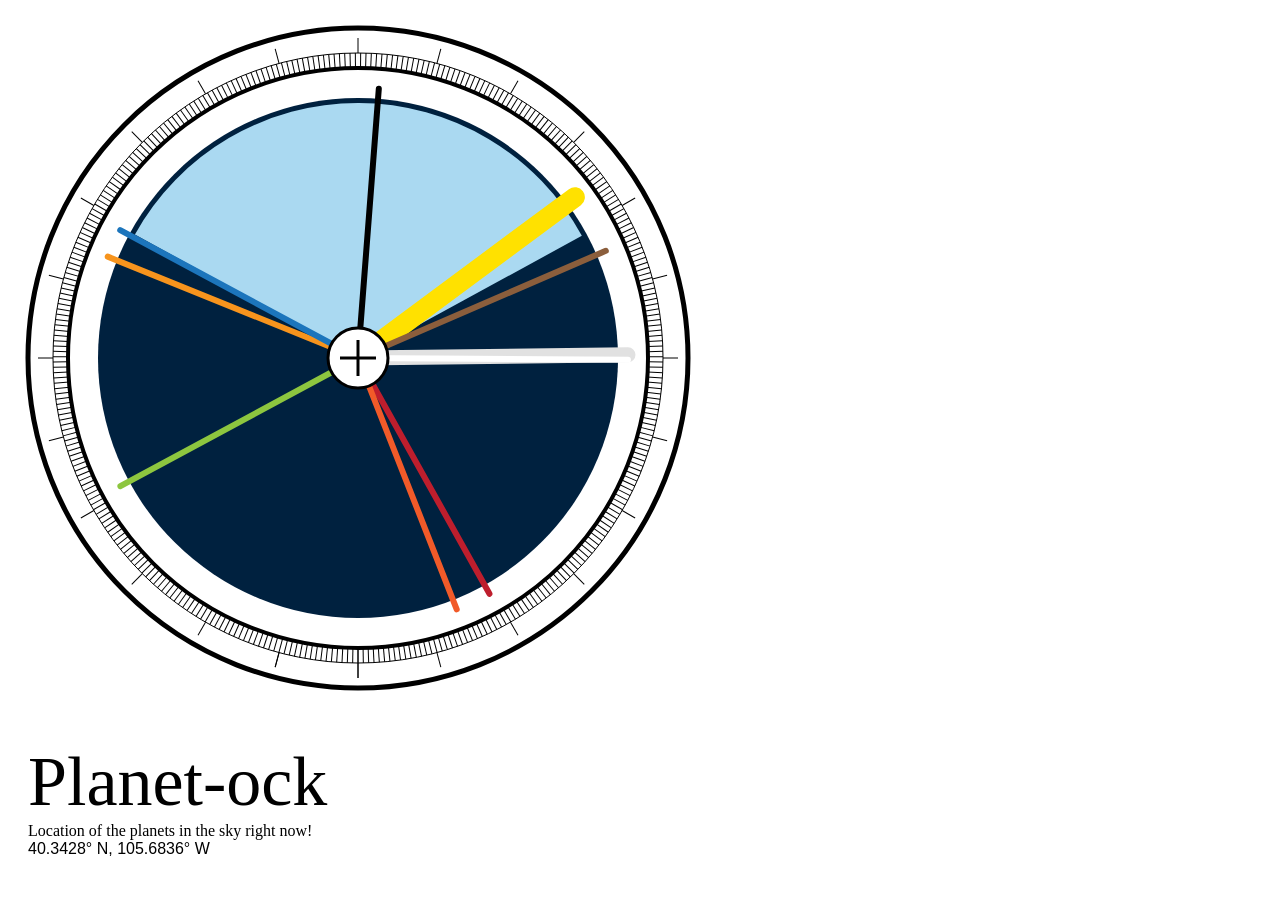
<file: index.html>
<!DOCTYPE html>
<meta charset="utf-8">
<head>
<title>Creative Coding Fall 2020 - Project3</title>
<meta charset="utf-8">

<!-- CSS -->
<link href="clock.css" rel="stylesheet">

<!-- libraries -->
<script type="text/javascript" src="js/d3.js"></script>
<script type="text/javascript" src="js/suncalc.js"></script>
<script type="text/javascript" src="js/planets.js"></script>
<!-- planet.js is a script from // from Stephen R. Schmitt. -->
<!-- He allows use of the calculator that does find the azimuth of the planets. This is a more complicated problem than I anticipated – the discussion on CodePen (https://codepen.io/lulunac27/full/NRoyxE) -->
<!-- I adjusted planets.js for my own use, refactoring some vars, adding a couple of functions to change the way the original script worked to suit my needs -->
<!-- 2020 John Williams - Creative Coding - Fall 2020 University of Colorado ATLAS Program -->
<!-- this whole sketch based on a d3 clock tutorial that I went through just to get feet wet. -->

<!-- my code libraries -->
<script type="text/javascript" src="js/today.js"></script>
<script type="text/javascript" src="js/helper.js"></script>

<body>
<script>

// setting up some variables
var radians = 0.0174532925,
  	clockRadius = 300,
  	margin = 50,
  	width = (clockRadius+margin)*2,
    height = (clockRadius+margin)*2,
    sunHandLength = clockRadius - 30,
    moonHandLength = clockRadius - 30,
    secondHandLength = clockRadius-12,
    secondHandBalance = 30,
    secondTickStart = clockRadius+5;
    secondTickLength = -15,
    hourTickStart = clockRadius+5,
    hourTickLength = 15, // length of hour tick. +24 puts outside the circle
    secondLabelRadius = clockRadius + 16,
    secondLabelYOffset = 5,
    hourLabelRadius = clockRadius - 40,
    hourLabelYOffset = 7,

    // planet variables
    mercuryHandLength = clockRadius,
    venusHandLength = clockRadius,
    marsHandLength = clockRadius,
    jupiterHandLength = clockRadius,
    saturnHandLength = clockRadius,
    uranusHandLength = clockRadius,
    neptuneHandLength = clockRadius,
    plutoHandLength = clockRadius,

    // set latitude and longitude; eventually these will come from getCurrentPosition above...automatic geocoding
    myLat = 39.904835,
    myLon = -105.381363,
    myUTC = -7,

    // current sun info
    currentTime = new Date();
    times = SunCalc.getTimes(new Date(), myLat, myLon);
    sunPosition = SunCalc.getPosition(currentTime, myLat, myLon);
    sunrisePos = SunCalc.getPosition(times.sunrise, myLat, myLon);
    sunsetPos = SunCalc.getPosition(times.sunset, myLat, myLon);
    sunriseAzimuth = sunrisePos.azimuth; // sunrise azimuth in degrees
    sunriseAzimuthDeg = sunrisePos.azimuth * 180/Math.PI; // sunrise azimuth in degrees
    sunsetAzimuth = sunsetPos.azimuth; // sunset azimuth in degrees
    sunsetAzimuthDeg = sunsetPos.azimuth * 180/Math.PI; // sunset azimuth in degrees

var skyScale = d3.scaleLinear()
	.range([0,360])
	.domain([0,90]);

var hourScale = d3.scaleLinear()
	.range([0,360])
	.domain([0,24]);

var minuteScale = secondScale = d3.scaleLinear()
	.range([0,360])
	.domain([0,359]);

var handData = [
	{
		type:'sun',
		value:0,
		length:-sunHandLength,
		scale:hourScale
	},
	{
		type:'moon',
		value:0,
		length:-sunHandLength,
		scale:hourScale
	},
  {
    type:'mercury',
    value:0,
    length:-sunHandLength,
    scale:hourScale
  },
  {
    type:'venus',
    value:0,
    length:-sunHandLength,
    scale:hourScale
  },
  {
    type:'mars',
    value:0,
    length:-sunHandLength,
    scale:hourScale
  },
  {
    type:'jupiter',
    value:0,
    length:-sunHandLength,
    scale:hourScale
  },
  {
    type:'saturn',
    value:0,
    length:-sunHandLength,
    scale:hourScale
  },
  {
    type:'uranus',
    value:0,
    length:-sunHandLength,
    scale:hourScale
  },
  {
    type:'neptune',
    value:0,
    length:-sunHandLength,
    scale:hourScale
  },
  {
    type:'pluto',
    value:0,
    length:-sunHandLength,
    scale:hourScale
  }
];

function drawClock(){ //create all the clock elements
	updateData();	//draw them in the correct starting position
	var svg = d3.select("body").append("svg")
	    .attr("width", width)
	    .attr("height", height);

	var face = svg.append('g')
		.attr('id','clock-face')
		.attr('transform','translate(' + (clockRadius + margin) + ',' + (clockRadius + margin) + ')');

    face.append('g').attr('id', 'outer-overlay')
      .append('circle').attr('class','outer-circle')
      .attr('x',0)
      .attr('y',0)
      .attr('r',clockRadius+30)
      .style("fill", "white")
      .style("stroke-width", "5px");
    face.append('g').attr('id', 'outer-overlay2')
      .append('circle').attr('class','outer-circle2')
      .attr('x',0)
      .attr('y',0)
      .attr('r',clockRadius+5)
      .style("fill","none")
      .style("stroke-width","1px");
    face.append('g').attr('id','outer-overlay3')
      .append('circle').attr('class','outer-circle3')
      .attr('x',0)
      .attr('y',0)
      .attr('r',clockRadius-10)
      .style('fill','none')
      .style('stroke-width','4px');
    face.append('g').attr('id','outer-overlay4')
        .append('circle').attr('class','outer-circle4')
        .attr('x',0)
        .attr('y',0)
        .attr('r',clockRadius-40)
        .style('fill','#00213f')
        .style('stroke-width','0px');

    // draw top part of circle - we could use time to denote a color for the sky. maybe an animation of clouds moving across??

    var arcGenerator = d3.arc()
    	.innerRadius(20)
    	.outerRadius(clockRadius-45);

    // Generate the path string
    var skyData = arcGenerator({
    	startAngle: sunriseAzimuth,
    	endAngle: sunsetAzimuth
    });


face.append('g').attr('id','sky-overlay')
    .append('path').attr('class', 'sky-circle')
    .attr('d',skyData)
    .style('fill','#aad9f1')
    .style('stroke-width', '0px');

    // draw bottom part of circle

	//add marks for seconds
	face.selectAll('.second-tick')
		.data(d3.range(0,360)).enter()
			.append('line')
			.attr('class', 'second-tick')
			.attr('x1',0)
			.attr('x2',0)
			.attr('y1',secondTickStart)
			.attr('y2',secondTickStart + secondTickLength)
			.attr('transform',function(d){
				return 'rotate(' + secondScale(d) + ')';
			});
	//and labels

  // from tutorial...this sets the clock hour hand. Second hand disabled too
  // was going to reuse to show cardinal direction and planet labels.
  // need to readjust the hand length so planet names can be scooted into the gap in the clock faces

  /*
	face.selectAll('.second-label')
		.data(d3.range(30,361,30))
			.enter()
			.append('text')
			.attr('class', 'second-label')
			.attr('text-anchor','middle')
			.attr('x',function(d){
				return secondLabelRadius*Math.sin(secondScale(d)*radians);
			})
			.attr('y',function(d){
				return -secondLabelRadius*Math.cos(secondScale(d)*radians) + secondLabelYOffset;
			})
			.text(function(d){
				return d;
			});
    */

	//... and hours
	face.selectAll('.hour-tick')
		.data(d3.range(0,26)).enter()
			.append('line')
			.attr('class', 'hour-tick')
			.attr('x1',0)
			.attr('x2',0)
			.attr('y1',hourTickStart)
			.attr('y2',hourTickStart + hourTickLength)
			.attr('transform',function(d){
				return 'rotate(' + hourScale(d) + ')';
			});

    /*
	face.selectAll('.hour-label')
		.data(d3.range(6,25,6))
			.enter()
			.append('text')
			.attr('class', 'hour-label')
			.attr('text-anchor','middle')
			.attr('x',function(d){
				return hourLabelRadius*Math.sin(hourScale(d)*radians);
			})
			.attr('y',function(d){
				return -hourLabelRadius*Math.cos(hourScale(d)*radians) + hourLabelYOffset;
			})
			.text(function(d){
				return d;
			});
      */


  // setting up the clock faces - faces, hashes, etc
  var outerFace = face.append('g').attr('id', 'outer-face');

	var hands = face.append('g').attr('id','clock-hands');

  // center circle - hands cover
  face.append('g').attr('id','face-overlay')
		.append('circle').attr('class','hands-cover')
			.attr('x',0)
			.attr('y',0)
			.attr('r',clockRadius/10)

  // center earth symbol (plus sign inside a circle)
  face.append('g').attr('class','face-overlay')
    .append('line').attr('class','hands-cover')
      .attr("x1",0-18)
      .attr("y1",0)
      .attr("x2",0+18)
      .attr("y2",0);
  face.append('g').attr('class','face-overlay')
    .append('line').attr('class','hands-cover')
      .attr("x1",0)
      .attr("y1",0-18)
      .attr("x2",0)
      .attr("y2",0+18);


// iterate through hand data variables to position the hands correctly
hands.selectAll('line')
		.data(handData)
			.enter()
			.append('line')
			.attr('class', function(d){
				return d.type + '-hand';
			})
			.attr('x1',0)
			.attr('y1',function(d){
				return d.balance ? d.balance : 0;
			})
			.attr('x2',0)
			.attr('y2',function(d){
				return d.length;
			})
			.attr('transform',function(d){
				return 'rotate('+ d.value +')';
			});
}

function moveHands(){
	d3.select('#clock-hands').selectAll('line')
	.data(handData)
		.transition()
		.attr('transform',function(d){
			return 'rotate('+ d.value +')';
		});
}


function updateData(){

  // current time
  var currentTime = new Date();

  // sun information
  var times = SunCalc.getTimes(new Date(), myLat, myLon);
  var sunPosition = SunCalc.getPosition(currentTime, myLat, myLon);
  var sunrisePos = SunCalc.getPosition(times.sunrise, myLat, myLon);
  var sunsetPos = SunCalc.getPosition(times.sunset, myLat, myLon);
  var sunAltitude = sunPosition.altitude; // current sun altitude above the horizon in radians; 0 = horizon; PI/2 = zenith;
  var sunAzimuth = sunPosition.azimuth; // current sun azimuth position in radians 0 = south; math.PI * 3/4 = NW
  var sunAzimuthDeg = sunPosition.azimuth * 180/Math.PI; // current sun azimuth position in radians 0 = south; math.PI * 3/4 = NW
  var sunriseAzimuth = sunrisePos.azimuth; // sunrise azimuth in degrees
  var sunriseAzimuthDeg = sunrisePos.azimuth * 180/Math.PI; // sunrise azimuth in degrees
  var sunsetAzimuth = sunsetPos.azimuth; // sunset azimuth in degrees
  var sunsetAzimuthDeg = sunsetPos.azimuth * 180/Math.PI; // sunset azimuth in degrees

  // moon information
  var moontimes = SunCalc.getMoonTimes(new Date(), myLat, myLon, myUTC);
  var moonriseStr = moontimes.rise.getHours() + ':' + moontimes.rise.getMinutes();
  var moonsetStr = "error"; // moontimes.set.getHours() + ':' + moontimes.rise.getMinutes(); // moontimes.set.getHours() + ':' + moontimes.set.getMinutes();

  var lunarMonth = 29.5; // average for lunar month is about 29.5 days.
  var moonIllum = SunCalc.getMoonIllumination(new Date());
  var moonfractionStr = Number((moonIllum.fraction*100).toFixed(2)) + '%';
  var moonphaseStr = moonIllum.phase; // age of moon
  var moonAgeStr = Number((moonIllum.phase * lunarMonth).toFixed(1)) + ' days';
  var moonangleStr = moonIllum.angle;

  var moonPosition = SunCalc.getMoonPosition(currentTime, myLat, myLon);
  var moonAltitude = moonPosition.altitude;
  var moonAzimuth = moonPosition.azimuth;
  var moonAzimuthDeg = moonPosition.azimuth * 180/Math.PI;

// junk from last sketch that I thought I might use but haven't
/*
  document.getElementById("dateToday").innerHTML = today; // from today.js
  // show today's sun information
  // document.getElementById("sunrise").innerHTML = "Sunrise: " + sunriseStr; // from helper.js
  // document.getElementById("sunset").innerHTML = "Sunset: " + sunsetStr; // from helper.js
  document.getElementById("sunAltitude").innerHTML = "Altitude: " + sunAltitude;
  document.getElementById("sunAzimuth").innerHTML = "Azimuth: " + sunAzimuth + " | " + sunAzimuthDeg;
  document.getElementById('sunriseAzimuth').innerHTML = "Sunrise Azimuth: " + sunriseAzimuth + " | " + sunriseAzimuthDeg;
  document.getElementById("sunsetAzimuth").innerHTML = "Sunset Azimuth: " + sunsetAzimuth + " | " + sunsetAzimuthDeg;


  // show today's moon information
  //document.getElementById('moonrise').innerHTML = "Moonrise: " + moonriseStr;
  //document.getElementById('moonset').innerHTML = "Moonset: " + moonsetStr;
  document.getElementById('moonAltitude').innerHTML = "Moon Altitude: " + moonAltitude;
  document.getElementById('moonAzimuth').innerHTML = "Moon Azimuth: " + moonAzimuth + " | " + moonAzimuthDeg;
*/
	var t = new Date();

  // pulling the appropriate data from planets.js and assigning vars to the array
  // ideally, this should pass in lat/lon to give localized dateToday
  // this version currently hard codes lat/lon in both this html file and the planets.js file.


  var planetArray =  compute();

  // set hands
	handData[0].value = sunAzimuthDeg;      // sun pointer
	handData[1].value = moonAzimuthDeg;     // moon pointer

  // dummy data for planet positions for 17:28:54 Sept 19, 2020
	handData[2].value = planetArray[0] - 180; // 232.9-180;             // mercury pointer
  handData[3].value = planetArray[1] - 180; // 294.3-180;              // venus pointer
  handData[4].value = planetArray[3] - 180; // 47.5-180;               // mars pointer
  handData[5].value = planetArray[4] - 180; // 139.6-180;                // jupiter pointer
  handData[6].value = planetArray[5] - 180; // 132.2-180;                // saturn pointer
  handData[7].value = planetArray[6] - 180; // 32.2-180;                // uranus pointer
  handData[8].value = planetArray[7] - 180; // 85-180;                // neptune pointer
  handData[9].value = planetArray[8] - 180; // 135.2;                // pluto pointer
  //handData[10].value = sunriseAzimuthDeg; // sunrise pointer
  //handData[11].value = sunsetAzimuthDeg; // sunset pointer
}

drawClock();

// should update once a second
setInterval(function(){
	updateData();
	moveHands();
}, 1000);

d3.select(self.frameElement).style("height", height + "px");

</script>

</head>
<body>
    <div class="container">
        <!-- This is where we're going to add content with the CSS selector "#content". -->
        <div id="content">
    <div id="headerArea">
      <div id="myHeadline">Planet-ock</div>
      <div id ="subhead">Location of the planets in the sky right now!</div>
      <div id="dateToday"></div>
      <div id="coords">
        <div id="latitude"></div> <div id="longitude">40.3428° N, 105.6836° W</div>
      </div><!-- end coords -->
    </div> <!-- end headerArea -->
  </div><!-- end content -->
  </div> <!-- end main container -->

</body>
</html>
</file>
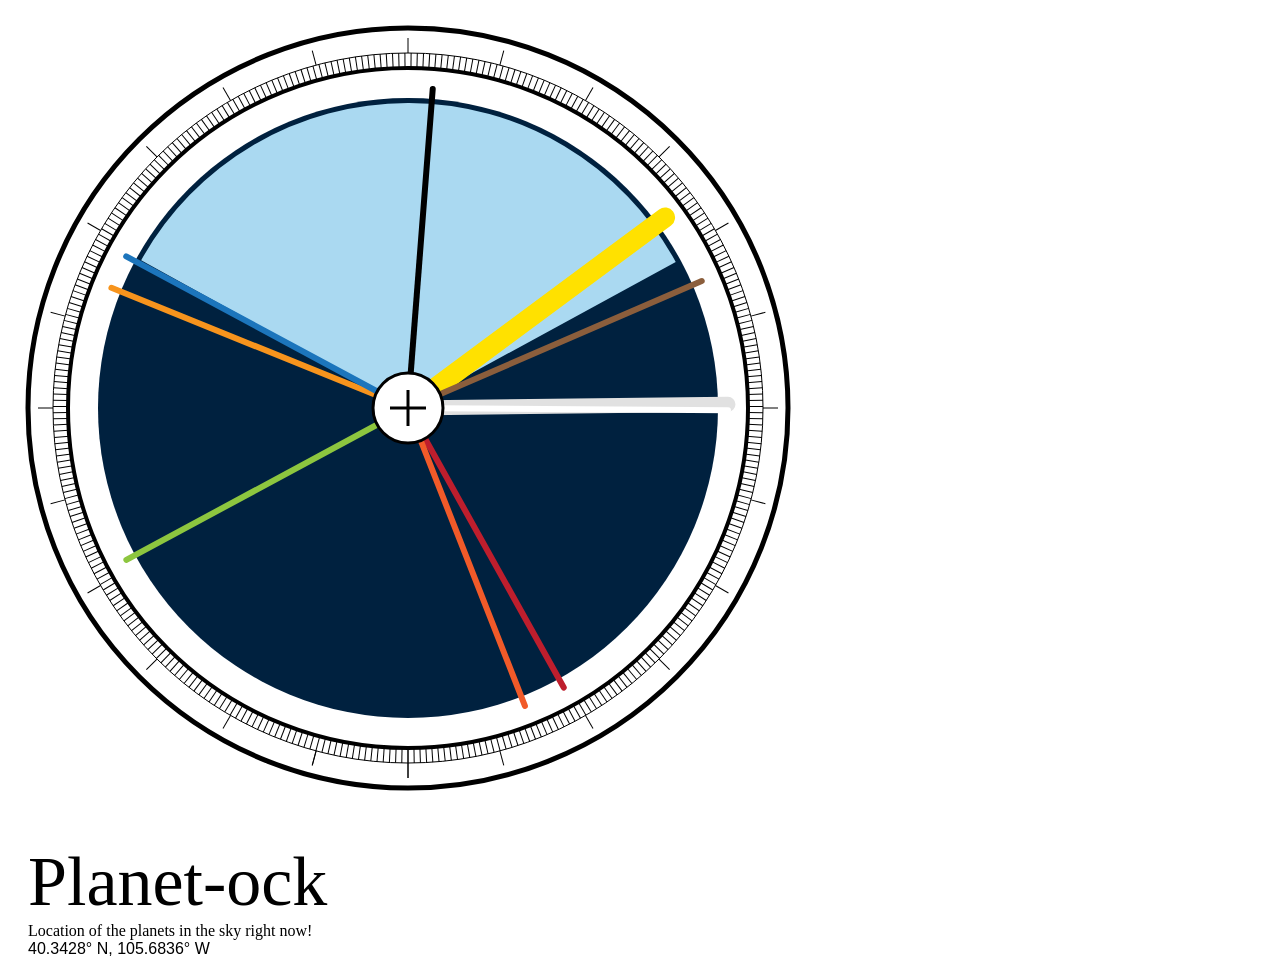
<file: _archive/index.html>
<!DOCTYPE html>
<meta charset="utf-8">
<head>
<title>Creative Coding Fall 2020 - Project3</title>
<meta charset="utf-8">

<!-- CSS -->
<link href="clock.css" rel="stylesheet">

<!-- libraries -->
<script type="text/javascript" src="js/d3.js"></script>
<script type="text/javascript" src="js/suncalc.js"></script>
<script type="text/javascript" src="js/planets.js"></script>

<!-- my code libraries -->
<script type="text/javascript" src="js/today.js"></script>
<script type="text/javascript" src="js/helper.js"></script>

<body>
<script>

var radians = 0.0174532925,
  	clockRadius = 350,
  	margin = 50,
  	width = (clockRadius+margin)*2,
    height = (clockRadius+margin)*2,
    sunHandLength = clockRadius - 30,
    moonHandLength = clockRadius - 30,
    secondHandLength = clockRadius-12,
    secondHandBalance = 30,
    secondTickStart = clockRadius+5;
    secondTickLength = -15,
    hourTickStart = clockRadius+5,
    hourTickLength = 15, // length of hour tick. +24 puts outside the circle
    secondLabelRadius = clockRadius + 16,
    secondLabelYOffset = 5,
    hourLabelRadius = clockRadius - 40,
    hourLabelYOffset = 7,

    // planet variables
    mercuryHandLength = clockRadius,
    venusHandLength = clockRadius,
    marsHandLength = clockRadius,
    jupiterHandLength = clockRadius,
    saturnHandLength = clockRadius,
    uranusHandLength = clockRadius,
    neptuneHandLength = clockRadius,
    plutoHandLength = clockRadius,

    // set latitude and longitude; eventually these will come from getCurrentPosition above...automatic geocoding
    myLat = 39.904835,
    myLon = -105.381363,
    myUTC = -7,

    // current sun info
    currentTime = new Date();
    times = SunCalc.getTimes(new Date(), myLat, myLon);
    sunPosition = SunCalc.getPosition(currentTime, myLat, myLon);
    sunrisePos = SunCalc.getPosition(times.sunrise, myLat, myLon);
    sunsetPos = SunCalc.getPosition(times.sunset, myLat, myLon);
    sunriseAzimuth = sunrisePos.azimuth; // sunrise azimuth in degrees
    sunriseAzimuthDeg = sunrisePos.azimuth * 180/Math.PI; // sunrise azimuth in degrees
    sunsetAzimuth = sunsetPos.azimuth; // sunset azimuth in degrees
    sunsetAzimuthDeg = sunsetPos.azimuth * 180/Math.PI; // sunset azimuth in degrees

var skyScale = d3.scaleLinear()
	.range([0,360])
	.domain([0,90]);

var hourScale = d3.scaleLinear()
	.range([0,360])
	.domain([0,24]);

var minuteScale = secondScale = d3.scaleLinear()
	.range([0,360])
	.domain([0,359]);

var handData = [
	{
		type:'sun',
		value:0,
		length:-sunHandLength,
		scale:hourScale
	},
	{
		type:'moon',
		value:0,
		length:-sunHandLength,
		scale:hourScale
	},
  {
    type:'mercury',
    value:0,
    length:-sunHandLength,
    scale:hourScale
  },
  {
    type:'venus',
    value:0,
    length:-sunHandLength,
    scale:hourScale
  },
  {
    type:'mars',
    value:0,
    length:-sunHandLength,
    scale:hourScale
  },
  {
    type:'jupiter',
    value:0,
    length:-sunHandLength,
    scale:hourScale
  },
  {
    type:'saturn',
    value:0,
    length:-sunHandLength,
    scale:hourScale
  },
  {
    type:'uranus',
    value:0,
    length:-sunHandLength,
    scale:hourScale
  },
  {
    type:'neptune',
    value:0,
    length:-sunHandLength,
    scale:hourScale
  },
  {
    type:'pluto',
    value:0,
    length:-sunHandLength,
    scale:hourScale
  }
];

function drawClock(){ //create all the clock elements
	updateData();	//draw them in the correct starting position
	var svg = d3.select("body").append("svg")
	    .attr("width", width)
	    .attr("height", height);

	var face = svg.append('g')
		.attr('id','clock-face')
		.attr('transform','translate(' + (clockRadius + margin) + ',' + (clockRadius + margin) + ')');

    face.append('g').attr('id', 'outer-overlay')
      .append('circle').attr('class','outer-circle')
      .attr('x',0)
      .attr('y',0)
      .attr('r',clockRadius+30)
      .style("fill", "white")
      .style("stroke-width", "5px");
    face.append('g').attr('id', 'outer-overlay2')
      .append('circle').attr('class','outer-circle2')
      .attr('x',0)
      .attr('y',0)
      .attr('r',clockRadius+5)
      .style("fill","none")
      .style("stroke-width","1px");
    face.append('g').attr('id','outer-overlay3')
      .append('circle').attr('class','outer-circle3')
      .attr('x',0)
      .attr('y',0)
      .attr('r',clockRadius-10)
      .style('fill','none')
      .style('stroke-width','4px');
    face.append('g').attr('id','outer-overlay4')
        .append('circle').attr('class','outer-circle4')
        .attr('x',0)
        .attr('y',0)
        .attr('r',clockRadius-40)
        .style('fill','#00213f')
        .style('stroke-width','0px');

    // draw top part of circle - we could use time to denote a color for the sky. maybe an animation of clouds moving across??

    var arcGenerator = d3.arc()
    	.innerRadius(20)
    	.outerRadius(clockRadius-45);

    // Generate the path string
    var skyData = arcGenerator({
    	startAngle: sunriseAzimuth,
    	endAngle: sunsetAzimuth
    });


face.append('g').attr('id','sky-overlay')
    .append('path').attr('class', 'sky-circle')
    .attr('d',skyData)
    .style('fill','#aad9f1')
    .style('stroke-width', '0px');

    // draw bottom part of circle

	//add marks for seconds
	face.selectAll('.second-tick')
		.data(d3.range(0,360)).enter()
			.append('line')
			.attr('class', 'second-tick')
			.attr('x1',0)
			.attr('x2',0)
			.attr('y1',secondTickStart)
			.attr('y2',secondTickStart + secondTickLength)
			.attr('transform',function(d){
				return 'rotate(' + secondScale(d) + ')';
			});
	//and labels

  /*
	face.selectAll('.second-label')
		.data(d3.range(30,361,30))
			.enter()
			.append('text')
			.attr('class', 'second-label')
			.attr('text-anchor','middle')
			.attr('x',function(d){
				return secondLabelRadius*Math.sin(secondScale(d)*radians);
			})
			.attr('y',function(d){
				return -secondLabelRadius*Math.cos(secondScale(d)*radians) + secondLabelYOffset;
			})
			.text(function(d){
				return d;
			});
    */

	//... and hours
	face.selectAll('.hour-tick')
		.data(d3.range(0,26)).enter()
			.append('line')
			.attr('class', 'hour-tick')
			.attr('x1',0)
			.attr('x2',0)
			.attr('y1',hourTickStart)
			.attr('y2',hourTickStart + hourTickLength)
			.attr('transform',function(d){
				return 'rotate(' + hourScale(d) + ')';
			});

      /*

	face.selectAll('.hour-label')
		.data(d3.range(6,25,6))
			.enter()
			.append('text')
			.attr('class', 'hour-label')
			.attr('text-anchor','middle')
			.attr('x',function(d){
				return hourLabelRadius*Math.sin(hourScale(d)*radians);
			})
			.attr('y',function(d){
				return -hourLabelRadius*Math.cos(hourScale(d)*radians) + hourLabelYOffset;
			})
			.text(function(d){
				return d;
			});
      */

  var outerFace = face.append('g').attr('id', 'outer-face');

	var hands = face.append('g').attr('id','clock-hands');

  // center circle - hands cover
  face.append('g').attr('id','face-overlay')
		.append('circle').attr('class','hands-cover')
			.attr('x',0)
			.attr('y',0)
			.attr('r',clockRadius/10)

  // center earth symbol (plus sign inside a circle)
  face.append('g').attr('class','face-overlay')
    .append('line').attr('class','hands-cover')
      .attr("x1",0-18)
      .attr("y1",0)
      .attr("x2",0+18)
      .attr("y2",0);
  face.append('g').attr('class','face-overlay')
    .append('line').attr('class','hands-cover')
      .attr("x1",0)
      .attr("y1",0-18)
      .attr("x2",0)
      .attr("y2",0+18);


// iterate through hand data variables to position the hands correctly
hands.selectAll('line')
		.data(handData)
			.enter()
			.append('line')
			.attr('class', function(d){
				return d.type + '-hand';
			})
			.attr('x1',0)
			.attr('y1',function(d){
				return d.balance ? d.balance : 0;
			})
			.attr('x2',0)
			.attr('y2',function(d){
				return d.length;
			})
			.attr('transform',function(d){
				return 'rotate('+ d.value +')';
			});
}

function moveHands(){
	d3.select('#clock-hands').selectAll('line')
	.data(handData)
		.transition()
		.attr('transform',function(d){
			return 'rotate('+ d.value +')';
		});
}


function updateData(){

  // current time
  var currentTime = new Date();

  // sun information
  var times = SunCalc.getTimes(new Date(), myLat, myLon);
  var sunPosition = SunCalc.getPosition(currentTime, myLat, myLon);
  var sunrisePos = SunCalc.getPosition(times.sunrise, myLat, myLon);
  var sunsetPos = SunCalc.getPosition(times.sunset, myLat, myLon);
  var sunAltitude = sunPosition.altitude; // current sun altitude above the horizon in radians; 0 = horizon; PI/2 = zenith;
  var sunAzimuth = sunPosition.azimuth; // current sun azimuth position in radians 0 = south; math.PI * 3/4 = NW
  var sunAzimuthDeg = sunPosition.azimuth * 180/Math.PI; // current sun azimuth position in radians 0 = south; math.PI * 3/4 = NW
  var sunriseAzimuth = sunrisePos.azimuth; // sunrise azimuth in degrees
  var sunriseAzimuthDeg = sunrisePos.azimuth * 180/Math.PI; // sunrise azimuth in degrees
  var sunsetAzimuth = sunsetPos.azimuth; // sunset azimuth in degrees
  var sunsetAzimuthDeg = sunsetPos.azimuth * 180/Math.PI; // sunset azimuth in degrees

  // moon information
  var moontimes = SunCalc.getMoonTimes(new Date(), myLat, myLon, myUTC);
  var moonriseStr = moontimes.rise.getHours() + ':' + moontimes.rise.getMinutes();
  var moonsetStr = "error"; // moontimes.set.getHours() + ':' + moontimes.rise.getMinutes(); // moontimes.set.getHours() + ':' + moontimes.set.getMinutes();

  var lunarMonth = 29.5; // average for lunar month is about 29.5 days.
  var moonIllum = SunCalc.getMoonIllumination(new Date());
  var moonfractionStr = Number((moonIllum.fraction*100).toFixed(2)) + '%';
  var moonphaseStr = moonIllum.phase; // age of moon
  var moonAgeStr = Number((moonIllum.phase * lunarMonth).toFixed(1)) + ' days';
  var moonangleStr = moonIllum.angle;

  var moonPosition = SunCalc.getMoonPosition(currentTime, myLat, myLon);
  var moonAltitude = moonPosition.altitude;
  var moonAzimuth = moonPosition.azimuth;
  var moonAzimuthDeg = moonPosition.azimuth * 180/Math.PI;

/*
  document.getElementById("dateToday").innerHTML = today; // from today.js
  // show today's sun information
  // document.getElementById("sunrise").innerHTML = "Sunrise: " + sunriseStr; // from helper.js
  // document.getElementById("sunset").innerHTML = "Sunset: " + sunsetStr; // from helper.js
  document.getElementById("sunAltitude").innerHTML = "Altitude: " + sunAltitude;
  document.getElementById("sunAzimuth").innerHTML = "Azimuth: " + sunAzimuth + " | " + sunAzimuthDeg;
  document.getElementById('sunriseAzimuth').innerHTML = "Sunrise Azimuth: " + sunriseAzimuth + " | " + sunriseAzimuthDeg;
  document.getElementById("sunsetAzimuth").innerHTML = "Sunset Azimuth: " + sunsetAzimuth + " | " + sunsetAzimuthDeg;


  // show today's moon information
  //document.getElementById('moonrise').innerHTML = "Moonrise: " + moonriseStr;
  //document.getElementById('moonset').innerHTML = "Moonset: " + moonsetStr;
  document.getElementById('moonAltitude').innerHTML = "Moon Altitude: " + moonAltitude;
  document.getElementById('moonAzimuth').innerHTML = "Moon Azimuth: " + moonAzimuth + " | " + moonAzimuthDeg;
*/
	var t = new Date();
  var planetArray =  compute();

  // set hands
	handData[0].value = sunAzimuthDeg;      // sun pointer
	handData[1].value = moonAzimuthDeg;     // moon pointer

  // dummy data for planet positions for 17:28:54 Sept 19, 2020
	handData[2].value = planetArray[0] - 180; // 232.9-180;             // mercury pointer
  handData[3].value = planetArray[1] - 180; // 294.3-180;              // venus pointer
  handData[4].value = planetArray[3] - 180; // 47.5-180;               // mars pointer
  handData[5].value = planetArray[4] - 180; // 139.6-180;                // jupiter pointer
  handData[6].value = planetArray[5] - 180; // 132.2-180;                // saturn pointer
  handData[7].value = planetArray[6] - 180; // 32.2-180;                // uranus pointer
  handData[8].value = planetArray[7] - 180; // 85-180;                // neptune pointer
  handData[9].value = planetArray[8] - 180; // 135.2;                // pluto pointer
  //handData[10].value = sunriseAzimuthDeg; // sunrise pointer
  //handData[11].value = sunsetAzimuthDeg; // sunset pointer
}

drawClock();

// should update once a second
setInterval(function(){
	updateData();
	moveHands();
}, 1000);

d3.select(self.frameElement).style("height", height + "px");

</script>

</head>
<body>
    <div class="container">
        <!-- This is where we're going to add content with the CSS selector "#content". -->
        <div id="content">
    <div id="headerArea">
      <div id="myHeadline">Planet-ock</div>
      <div id ="subhead">Location of the planets in the sky right now!</div>
      <div id="dateToday"></div>
      <div id="coords">
        <div id="latitude"></div> <div id="longitude">40.3428° N, 105.6836° W</div>
      </div><!-- end coords -->
    </div> <!-- end headerArea -->
  </div><!-- end content -->
  </div> <!-- end main container -->

</body>
</html>
</file>
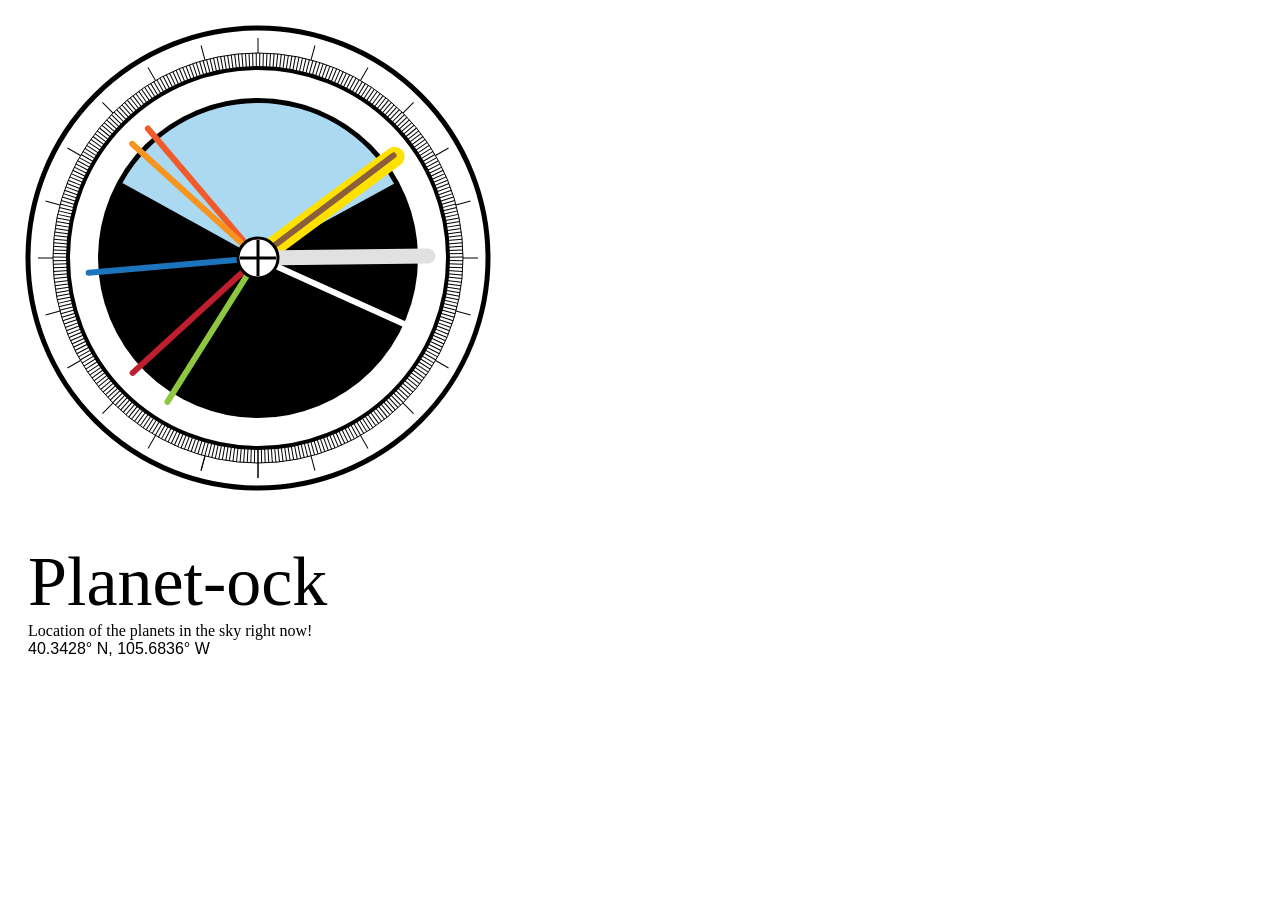
<file: _archive/clock.html>
<!DOCTYPE html>
<meta charset="utf-8">
<head>
<title>Creative Coding Fall 2020 - Project3</title>
<meta charset="utf-8">

<!-- CSS -->
<link href="clock.css" rel="stylesheet">

<!-- libraries -->
<script type="text/javascript" src="js/d3.js"></script>

<!-- my code libraries -->
<script type="text/javascript" src="js/today.js"></script>
<script type="text/javascript" src="js/suncalc.js"></script>
<script type="text/javascript" src="js/helper.js"></script>


<body>
<script>

var radians = 0.0174532925,
  	clockRadius = 200,
  	margin = 50,
  	width = (clockRadius+margin)*2,
    height = (clockRadius+margin)*2,
    sunHandLength = clockRadius - 30,
    moonHandLength = clockRadius - 30,
    secondHandLength = clockRadius-12,
    secondHandBalance = 30,
    secondTickStart = clockRadius+5;
    secondTickLength = -15,
    hourTickStart = clockRadius+5,
    hourTickLength = 15, // length of hour tick. +24 puts outside the circle
    secondLabelRadius = clockRadius + 16,
    secondLabelYOffset = 5,
    hourLabelRadius = clockRadius - 40,
    hourLabelYOffset = 7,

    // planet variables
    mercuryHandLength = clockRadius,
    venusHandLength = clockRadius,
    marsHandLength = clockRadius,
    jupiterHandLength = clockRadius,
    saturnHandLength = clockRadius,
    uranusHandLength = clockRadius,
    neptuneHandLength = clockRadius,
    plutoHandLength = clockRadius,

    // set latitude and longitude; eventually these will come from getCurrentPosition above...automatic geocoding
    myLat = 39.904835,
    myLon = -105.381363,
    myUTC = -7,

    // current sun info
    currentTime = new Date();
    times = SunCalc.getTimes(new Date(), myLat, myLon);
    sunPosition = SunCalc.getPosition(currentTime, myLat, myLon);
    sunrisePos = SunCalc.getPosition(times.sunrise, myLat, myLon);
    sunsetPos = SunCalc.getPosition(times.sunset, myLat, myLon);
    sunriseAzimuth = sunrisePos.azimuth; // sunrise azimuth in degrees
    sunriseAzimuthDeg = sunrisePos.azimuth * 180/Math.PI; // sunrise azimuth in degrees
    sunsetAzimuth = sunsetPos.azimuth; // sunset azimuth in degrees
    sunsetAzimuthDeg = sunsetPos.azimuth * 180/Math.PI; // sunset azimuth in degrees

var skyScale = d3.scaleLinear()
	.range([0,360])
	.domain([0,90]);

var hourScale = d3.scaleLinear()
	.range([0,360])
	.domain([0,24]);

var minuteScale = secondScale = d3.scaleLinear()
	.range([0,360])
	.domain([0,359]);

var handData = [
	{
		type:'sun',
		value:0,
		length:-sunHandLength,
		scale:hourScale
	},
	{
		type:'moon',
		value:0,
		length:-sunHandLength,
		scale:hourScale
	},
  {
    type:'mercury',
    value:0,
    length:-sunHandLength,
    scale:hourScale
  },
  {
    type:'venus',
    value:0,
    length:-sunHandLength,
    scale:hourScale
  },
  {
    type:'mars',
    value:0,
    length:-sunHandLength,
    scale:hourScale
  },
  {
    type:'jupiter',
    value:0,
    length:-sunHandLength,
    scale:hourScale
  },
  {
    type:'saturn',
    value:0,
    length:-sunHandLength,
    scale:hourScale
  },
  {
    type:'uranus',
    value:0,
    length:-sunHandLength,
    scale:hourScale
  },
  {
    type:'neptune',
    value:0,
    length:-sunHandLength,
    scale:hourScale
  }
];

function drawClock(){ //create all the clock elements
	updateData();	//draw them in the correct starting position
	var svg = d3.select("body").append("svg")
	    .attr("width", width)
	    .attr("height", height);

	var face = svg.append('g')
		.attr('id','clock-face')
		.attr('transform','translate(' + (clockRadius + margin) + ',' + (clockRadius + margin) + ')');

    face.append('g').attr('id', 'outer-overlay')
      .append('circle').attr('class','outer-circle')
      .attr('x',0)
      .attr('y',0)
      .attr('r',clockRadius+30)
      .style("fill", "white")
      .style("stroke-width", "5px");
    face.append('g').attr('id', 'outer-overlay2')
      .append('circle').attr('class','outer-circle2')
      .attr('x',0)
      .attr('y',0)
      .attr('r',clockRadius+5)
      .style("fill","none")
      .style("stroke-width","1px");
    face.append('g').attr('id','outer-overlay3')
      .append('circle').attr('class','outer-circle3')
      .attr('x',0)
      .attr('y',0)
      .attr('r',clockRadius-10)
      .style('fill','none')
      .style('stroke-width','4px');
    face.append('g').attr('id','outer-overlay4')
        .append('circle').attr('class','outer-circle4')
        .attr('x',0)
        .attr('y',0)
        .attr('r',clockRadius-40)
        .style('fill','#000')
        .style('stroke-width','0px');

    // draw top part of circle - we could use time to denote a color for the sky. maybe an animation of clouds moving across??

    var arcGenerator = d3.arc()
    	.innerRadius(20)
    	.outerRadius(clockRadius-45);

    // Generate the path string
    var skyData = arcGenerator({
    	startAngle: sunriseAzimuth,
    	endAngle: sunsetAzimuth
    });


face.append('g').attr('id','sky-overlay')
    .append('path').attr('class', 'sky-circle')
    .attr('d',skyData)
    .style('fill','#aad9f1')
    .style('stroke-width', '0px');

    // draw bottom part of circle

	//add marks for seconds
	face.selectAll('.second-tick')
		.data(d3.range(0,360)).enter()
			.append('line')
			.attr('class', 'second-tick')
			.attr('x1',0)
			.attr('x2',0)
			.attr('y1',secondTickStart)
			.attr('y2',secondTickStart + secondTickLength)
			.attr('transform',function(d){
				return 'rotate(' + secondScale(d) + ')';
			});
	//and labels

  /*
	face.selectAll('.second-label')
		.data(d3.range(30,361,30))
			.enter()
			.append('text')
			.attr('class', 'second-label')
			.attr('text-anchor','middle')
			.attr('x',function(d){
				return secondLabelRadius*Math.sin(secondScale(d)*radians);
			})
			.attr('y',function(d){
				return -secondLabelRadius*Math.cos(secondScale(d)*radians) + secondLabelYOffset;
			})
			.text(function(d){
				return d;
			});
    */

	//... and hours
	face.selectAll('.hour-tick')
		.data(d3.range(0,26)).enter()
			.append('line')
			.attr('class', 'hour-tick')
			.attr('x1',0)
			.attr('x2',0)
			.attr('y1',hourTickStart)
			.attr('y2',hourTickStart + hourTickLength)
			.attr('transform',function(d){
				return 'rotate(' + hourScale(d) + ')';
			});

      /*

	face.selectAll('.hour-label')
		.data(d3.range(6,25,6))
			.enter()
			.append('text')
			.attr('class', 'hour-label')
			.attr('text-anchor','middle')
			.attr('x',function(d){
				return hourLabelRadius*Math.sin(hourScale(d)*radians);
			})
			.attr('y',function(d){
				return -hourLabelRadius*Math.cos(hourScale(d)*radians) + hourLabelYOffset;
			})
			.text(function(d){
				return d;
			});
      */

  var outerFace = face.append('g').attr('id', 'outer-face');

	var hands = face.append('g').attr('id','clock-hands');

  // center circle - hands cover
  face.append('g').attr('id','face-overlay')
		.append('circle').attr('class','hands-cover')
			.attr('x',0)
			.attr('y',0)
			.attr('r',clockRadius/10)

  // center earth symbol (plus sign inside a circle)
  face.append('g').attr('class','face-overlay')
    .append('line').attr('class','hands-cover')
      .attr("x1",0-18)
      .attr("y1",0)
      .attr("x2",0+18)
      .attr("y2",0);
  face.append('g').attr('class','face-overlay')
    .append('line').attr('class','hands-cover')
      .attr("x1",0)
      .attr("y1",0-18)
      .attr("x2",0)
      .attr("y2",0+18);


// iterate through hand data variables to position the hands correctly
hands.selectAll('line')
		.data(handData)
			.enter()
			.append('line')
			.attr('class', function(d){
				return d.type + '-hand';
			})
			.attr('x1',0)
			.attr('y1',function(d){
				return d.balance ? d.balance : 0;
			})
			.attr('x2',0)
			.attr('y2',function(d){
				return d.length;
			})
			.attr('transform',function(d){
				return 'rotate('+ d.value +')';
			});
}

function moveHands(){
	d3.select('#clock-hands').selectAll('line')
	.data(handData)
		.transition()
		.attr('transform',function(d){
			return 'rotate('+ d.value +')';
		});
}

function findAzimuth(planet) {
// Azimuth(A): A = arctan(sinH,cosH sinφ - tanδcosφ)
// φ = phi (geographical latitude)
// δ = delta (declination)
// H = hour angle
// H = theta - alpha ()
// alpha = right ascension
// theta = sidereal time


}

function updateData(){

  // current time
  var currentTime = new Date();

  // sun information
  var times = SunCalc.getTimes(new Date(), myLat, myLon);
  var sunPosition = SunCalc.getPosition(currentTime, myLat, myLon);
  var sunrisePos = SunCalc.getPosition(times.sunrise, myLat, myLon);
  var sunsetPos = SunCalc.getPosition(times.sunset, myLat, myLon);
  var sunAltitude = sunPosition.altitude; // current sun altitude above the horizon in radians; 0 = horizon; PI/2 = zenith;
  var sunAzimuth = sunPosition.azimuth; // current sun azimuth position in radians 0 = south; math.PI * 3/4 = NW
  var sunAzimuthDeg = sunPosition.azimuth * 180/Math.PI; // current sun azimuth position in radians 0 = south; math.PI * 3/4 = NW
  var sunriseAzimuth = sunrisePos.azimuth; // sunrise azimuth in degrees
  var sunriseAzimuthDeg = sunrisePos.azimuth * 180/Math.PI; // sunrise azimuth in degrees
  var sunsetAzimuth = sunsetPos.azimuth; // sunset azimuth in degrees
  var sunsetAzimuthDeg = sunsetPos.azimuth * 180/Math.PI; // sunset azimuth in degrees

  // moon information
  var moontimes = SunCalc.getMoonTimes(new Date(), myLat, myLon, myUTC);
  var moonriseStr = moontimes.rise.getHours() + ':' + moontimes.rise.getMinutes();
  var moonsetStr = "error"; // moontimes.set.getHours() + ':' + moontimes.rise.getMinutes(); // moontimes.set.getHours() + ':' + moontimes.set.getMinutes();

  var lunarMonth = 29.5; // average for lunar month is about 29.5 days.
  var moonIllum = SunCalc.getMoonIllumination(new Date());
  var moonfractionStr = Number((moonIllum.fraction*100).toFixed(2)) + '%';
  var moonphaseStr = moonIllum.phase; // age of moon
  var moonAgeStr = Number((moonIllum.phase * lunarMonth).toFixed(1)) + ' days';
  var moonangleStr = moonIllum.angle;

  var moonPosition = SunCalc.getMoonPosition(currentTime, myLat, myLon);
  var moonAltitude = moonPosition.altitude;
  var moonAzimuth = moonPosition.azimuth;
  var moonAzimuthDeg = moonPosition.azimuth * 180/Math.PI;

/*
  document.getElementById("dateToday").innerHTML = today; // from today.js
  // show today's sun information
  // document.getElementById("sunrise").innerHTML = "Sunrise: " + sunriseStr; // from helper.js
  // document.getElementById("sunset").innerHTML = "Sunset: " + sunsetStr; // from helper.js
  document.getElementById("sunAltitude").innerHTML = "Altitude: " + sunAltitude;
  document.getElementById("sunAzimuth").innerHTML = "Azimuth: " + sunAzimuth + " | " + sunAzimuthDeg;
  document.getElementById('sunriseAzimuth').innerHTML = "Sunrise Azimuth: " + sunriseAzimuth + " | " + sunriseAzimuthDeg;
  document.getElementById("sunsetAzimuth").innerHTML = "Sunset Azimuth: " + sunsetAzimuth + " | " + sunsetAzimuthDeg;


  // show today's moon information
  //document.getElementById('moonrise').innerHTML = "Moonrise: " + moonriseStr;
  //document.getElementById('moonset').innerHTML = "Moonset: " + moonsetStr;
  document.getElementById('moonAltitude').innerHTML = "Moon Altitude: " + moonAltitude;
  document.getElementById('moonAzimuth').innerHTML = "Moon Azimuth: " + moonAzimuth + " | " + moonAzimuthDeg;
*/
	var t = new Date();

  // set hands
	handData[0].value = sunAzimuthDeg;      // sun pointer
	handData[1].value = moonAzimuthDeg;     // moon pointer

  // dummy data for planet positions for 17:28:54 Sept 19, 2020
	handData[2].value = 232.9-180;             // mercury pointer
  handData[3].value = 294.3-180;              // venus pointer
  handData[4].value = 47.5-180;               // mars pointer
  handData[5].value = 139.6-180;                // jupiter pointer
  handData[6].value = 132.2-180;                // saturn pointer
  handData[7].value = 32.2-180;                // uranus pointer
  handData[8].value = 85-180;                // neptune pointer
  // handData[9].value = 135.2;                // pluto pointer
  //handData[10].value = sunriseAzimuthDeg; // sunrise pointer
  //handData[11].value = sunsetAzimuthDeg; // sunset pointer
}

drawClock();

// should update once a second
setInterval(function(){
	updateData();
	moveHands();
}, 1000);

d3.select(self.frameElement).style("height", height + "px");

</script>

</head>
<body>
    <div class="container">
        <!-- This is where we're going to add content with the CSS selector "#content". -->
        <div id="content">
    <div id="headerArea">
      <div id="myHeadline">Planet-ock</div>
      <div id ="subhead">Location of the planets in the sky right now!</div>
      <div id="dateToday"></div>
      <div id="coords">
        <div id="latitude"></div> <div id="longitude">40.3428° N, 105.6836° W</div>
      </div><!-- end coords -->
    </div> <!-- end headerArea -->
  </div><!-- end content -->
  </div> <!-- end main container -->

</body>
</html>
</file>
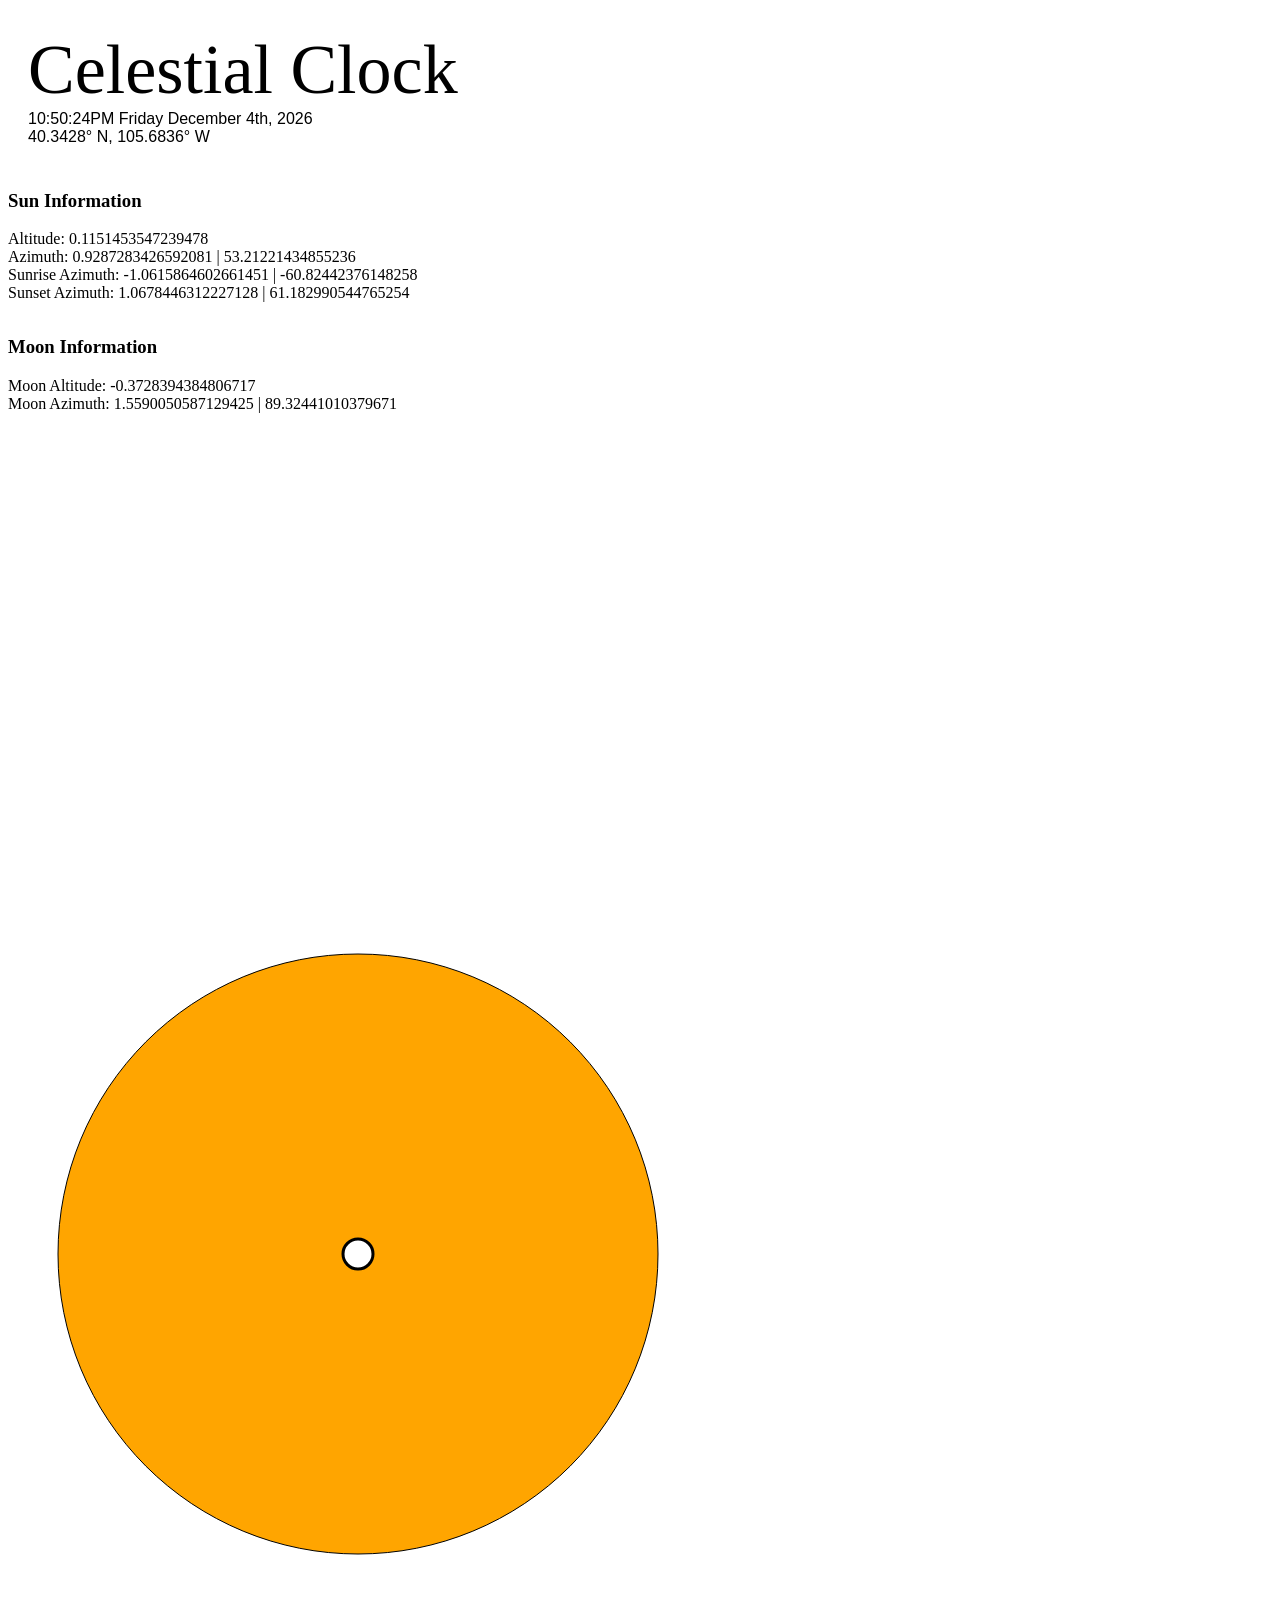
<file: _archive/index2.html>
<html xmlns="html">
    <head>
        <title>Creative Coding Fall 2020 - Project3</title>
        <meta charset="utf-8">
		<!-- CSS -->
		<link href="clock.css" rel="stylesheet">

    <!-- libraries -->
    <script type="text/javascript" src="js/d3.js"></script>

	<!-- my code libraries -->
    <script type="text/javascript" src="js/today.js"></script>
    <script type="text/javascript" src="js/suncalc.js"></script>
    <script type="text/javascript" src="js/helper.js"></script>


		<script type="text/javascript">
			// automatically populating lat/lon on page load
			// load up all values on page load
			window.onload = function() {

        var radians = 0.0174532925;
        var clockRadius = 300; // size of clo
        var margin = 50;
        var width = (clockRadius+margin)*2;
        var height = (clockRadius+margin)*2;
        var sunHandLength = 2 * clockRadius;
        var moonHandLength = 2 * clockRadius;

			  var startPos;
			  navigator.geolocation.getCurrentPosition(function(position) {
				var startPos = position;
				var d = new Date();
				var autoLat = parseFloat(startPos.coords.latitude, 7);
				var autoLon = parseFloat(startPos.coords.longitude, 7);
				// var autoOffset = (d.getTimezoneOffset()/60);
				var autoOffset = moment.tz.guess();
				console.log("offset: " + autoOffset); // offset in minutes/60 to give hours
				document.getElementById('latitude').value = autoLat;
				document.getElementById('longitude').value = autoLon;

			  });

			// set latitude and longitude; eventually these will come from getCurrentPosition above...automatic geocoding
			var myLat = 40.3428;
			var myLon = -105.6836;
			var myUTC = -7;

			// current time
			var currentTime = new Date();

			// sun information
			var times = SunCalc.getTimes(new Date(), myLat, myLon);
			var sunPosition = SunCalc.getPosition(currentTime, myLat, myLon);
      var sunrisePos = SunCalc.getPosition(times.sunrise, myLat, myLon);
      var sunsetPos = SunCalc.getPosition(times.sunset, myLat, myLon);
			var sunAltitude = sunPosition.altitude; // current sun altitude above the horizon in radians; 0 = horizon; PI/2 = zenith;
			var sunAzimuth = sunPosition.azimuth; // current sun azimuth position in radians 0 = south; math.PI * 3/4 = NW
      var sunAzimuthDeg = sunPosition.azimuth * 180/Math.PI; // current sun azimuth position in radians 0 = south; math.PI * 3/4 = NW
      var sunriseAzimuth = sunrisePos.azimuth; // sunrise azimuth in degrees
      var sunriseAzimuthDeg = sunrisePos.azimuth * 180/Math.PI; // sunrise azimuth in degrees
      var sunsetAzimuth = sunsetPos.azimuth; // sunset azimuth in degrees
      var sunsetAzimuthDeg = sunsetPos.azimuth * 180/Math.PI; // sunset azimuth in degrees

			// moon information
			var moontimes = SunCalc.getMoonTimes(new Date(), myLat, myLon, myUTC);
			var moonriseStr = moontimes.rise.getHours() + ':' + moontimes.rise.getMinutes();
			var moonsetStr = "error"; // moontimes.set.getHours() + ':' + moontimes.rise.getMinutes(); // moontimes.set.getHours() + ':' + moontimes.set.getMinutes();

			var lunarMonth = 29.5; // average for lunar month is about 29.5 days.
			var moonIllum = SunCalc.getMoonIllumination(new Date());
			var moonfractionStr = Number((moonIllum.fraction*100).toFixed(2)) + '%';
			var moonphaseStr = moonIllum.phase; // age of moon
			var moonAgeStr = Number((moonIllum.phase * lunarMonth).toFixed(1)) + ' days';
			var moonangleStr = moonIllum.angle;

			var moonPosition = SunCalc.getMoonPosition(currentTime, myLat, myLon);
			var moonAltitude = moonPosition.altitude;
      var moonAzimuth = moonPosition.azimuth;
			var moonAzimuthDeg = moonPosition.azimuth * 180/Math.PI;

			document.getElementById("dateToday").innerHTML = today; // from today.js
			// show today's sun information
			// document.getElementById("sunrise").innerHTML = "Sunrise: " + sunriseStr; // from helper.js
			// document.getElementById("sunset").innerHTML = "Sunset: " + sunsetStr; // from helper.js
			document.getElementById("sunAltitude").innerHTML = "Altitude: " + sunAltitude;
			document.getElementById("sunAzimuth").innerHTML = "Azimuth: " + sunAzimuth + " | " + sunAzimuthDeg;
      document.getElementById('sunriseAzimuth').innerHTML = "Sunrise Azimuth: " + sunriseAzimuth + " | " + sunriseAzimuthDeg;
      document.getElementById("sunsetAzimuth").innerHTML = "Sunset Azimuth: " + sunsetAzimuth + " | " + sunsetAzimuthDeg;


			// show today's moon information
			//document.getElementById('moonrise').innerHTML = "Moonrise: " + moonriseStr;
			//document.getElementById('moonset').innerHTML = "Moonset: " + moonsetStr;
			document.getElementById('moonAltitude').innerHTML = "Moon Altitude: " + moonAltitude;
			document.getElementById('moonAzimuth').innerHTML = "Moon Azimuth: " + moonAzimuth + " | " + moonAzimuthDeg;


      function drawClock() {

        // draw the svg container
        var svg = d3.select("body").append("svg")
      	    .attr("width", width)
      	    .attr("height", height);

        // draw the outer clock face
        var face = svg.append("g")
              .attr("id", "clock-face")
              .attr("transform", `translate(${[width / 2, height / 2]})`);

          face.append('g').attr('id','face-overlay')
        		.append('circle').attr('class','clock-face')
        			.attr('x',0)
        			.attr('y',0)
        			.attr('r',clockRadius)
              .attr('fill', 'orange');


          face.append('g').attr('id','face-overlay')
        		.append('circle').attr('class','hands-cover')
        			.attr('x',0)
        			.attr('y',0)
        			.attr('r',clockRadius/20);

      }

      function updateData(){
      	var t = new Date();
      	// handData[0].value = // sun position
      	// handData[1].value = // moon position
      }

      drawClock();

      // how often do we want it to update - once per second (1000ms)
      setInterval(function(){
      	// updateData(); // grab new data
      	// moveHands(); // update positions
      }, 1000);

		};
		</script>



    </head>
    <body>
        <div class="container">
            <!-- This is where we're going to add content with the CSS selector "#content". -->
            <div id="content">
				<div id="headerArea">
					<div id="myHeadline">Celestial Clock</div>
					<div id="dateToday"></div>
					<div id="coords">
						<div id="latitude"></div> <div id="longitude">40.3428° N, 105.6836° W</div>
					</div><!-- end coords -->
				</div> <!-- end headerArea -->
					<div id="astroInfo">
            <h3>Sun Information</h3>
    					<div id="sunrise"></div>
    					<div id="sunset"></div>
    					<div id="sunAltitude"></div>
    					<div id="sunAzimuth"></div>
              <div id="sunriseAzimuth"></div>
              <div id="sunsetAzimuth"></div>

					  <h3>Moon Information</h3>
    					<div id="moonrise"></div>
    					<div id="moonset"></div>
    					<div id="moonAltitude"></div>
    					<div id="moonAzimuth"></div>
					</div>



			</div><!-- end content -->
      </div> <!-- end main container -->

    </body>
</html>
</file>
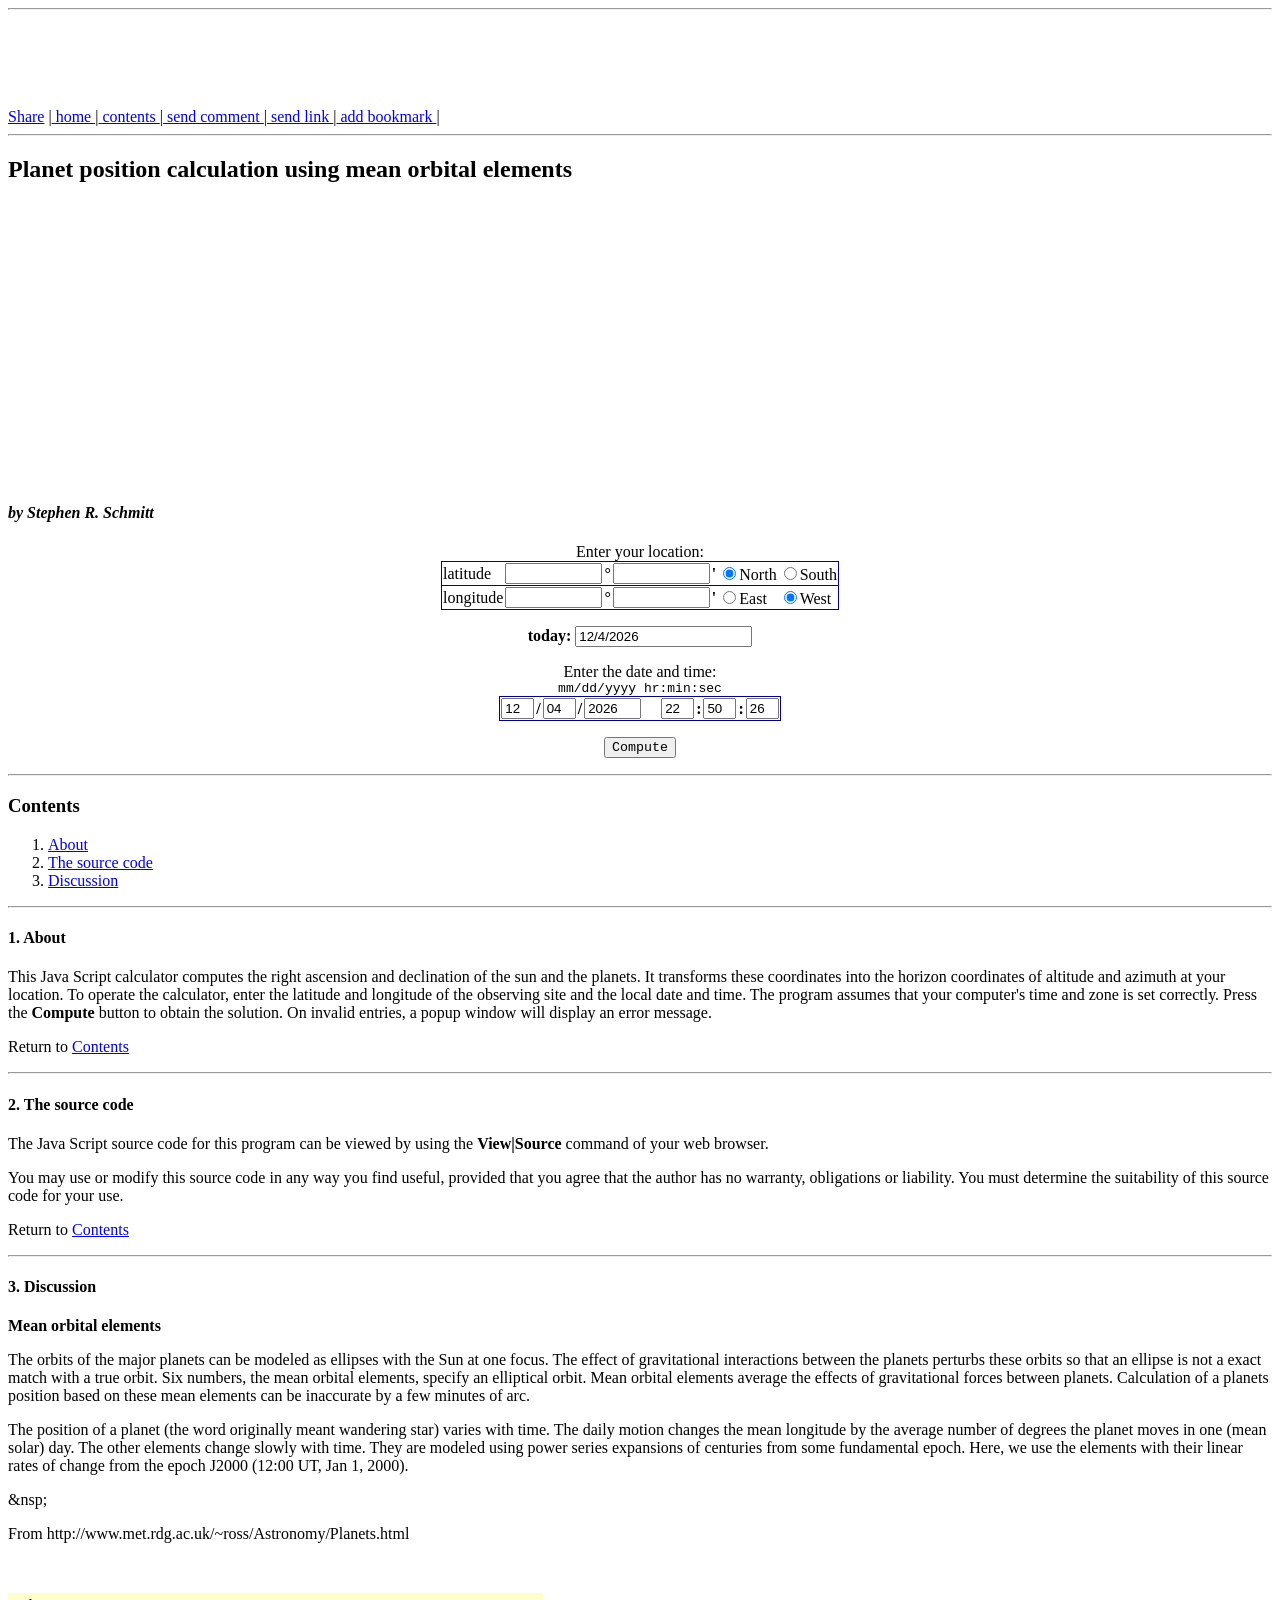
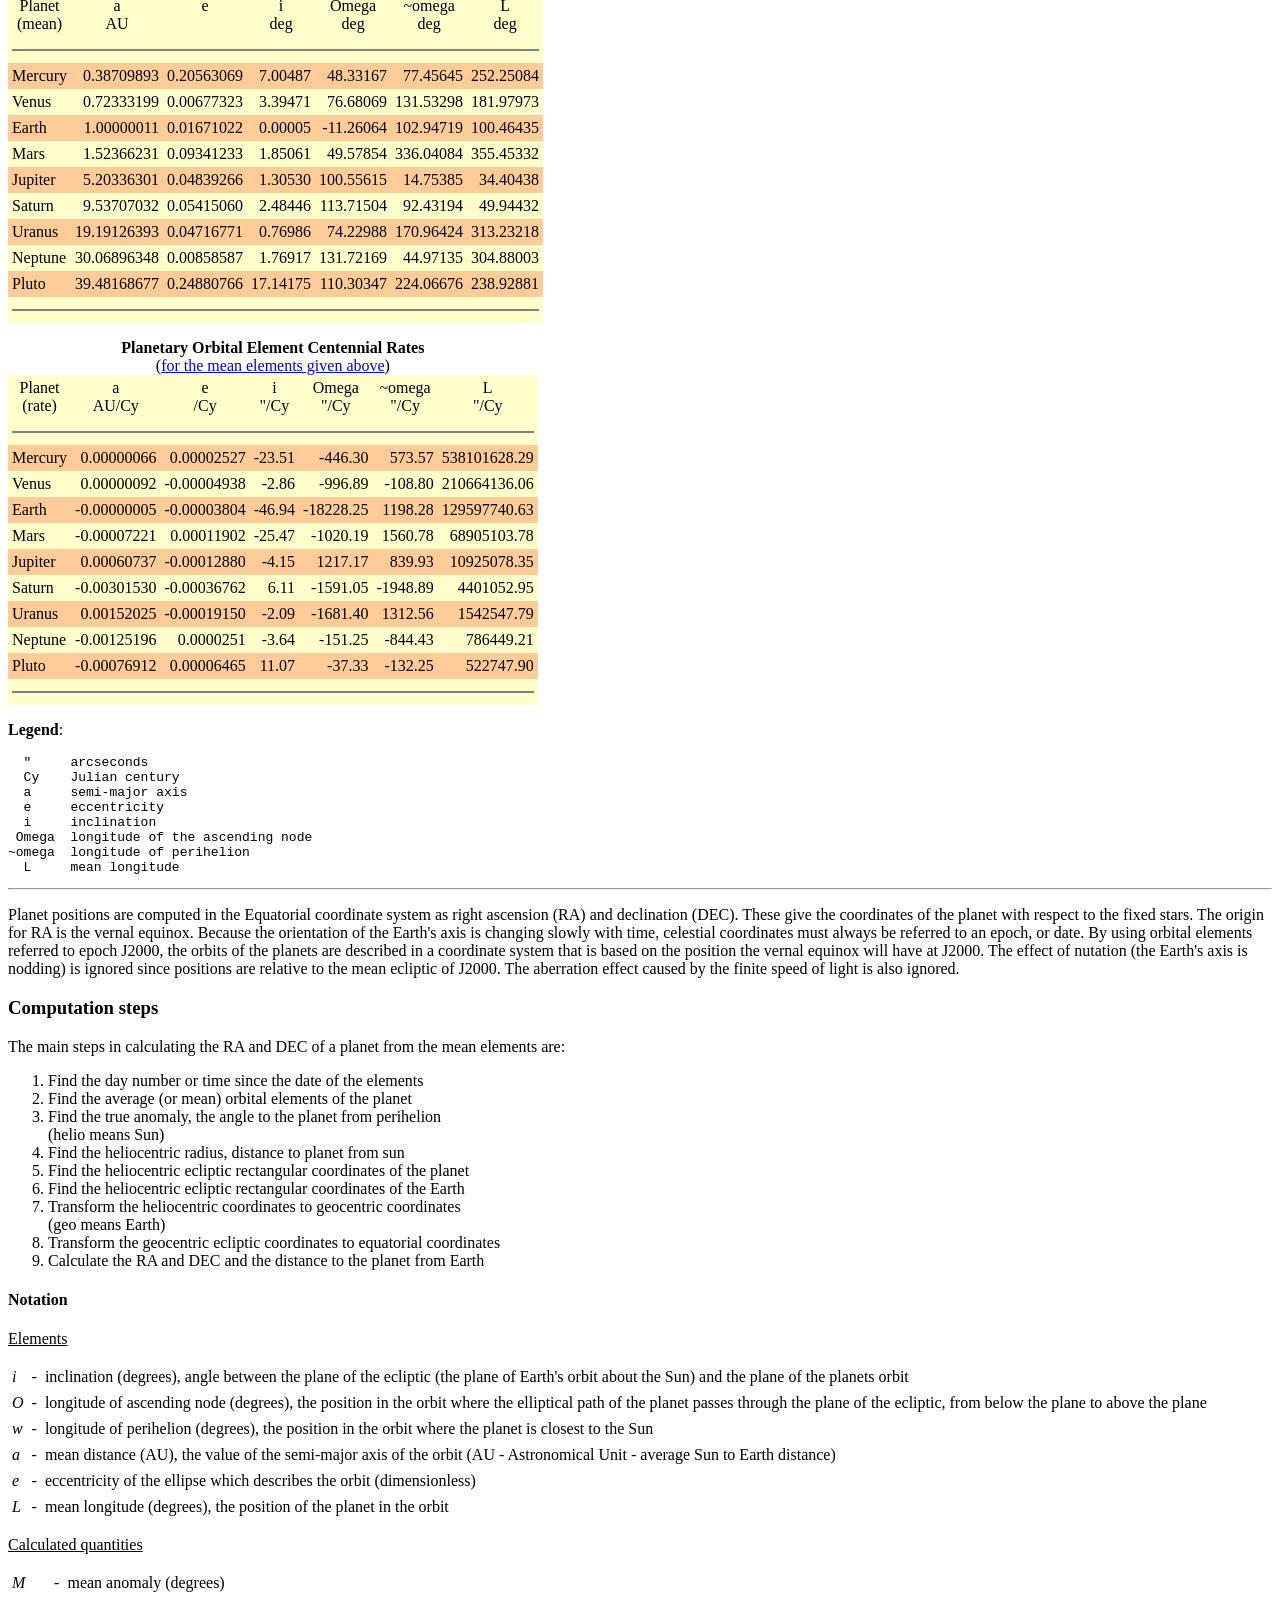
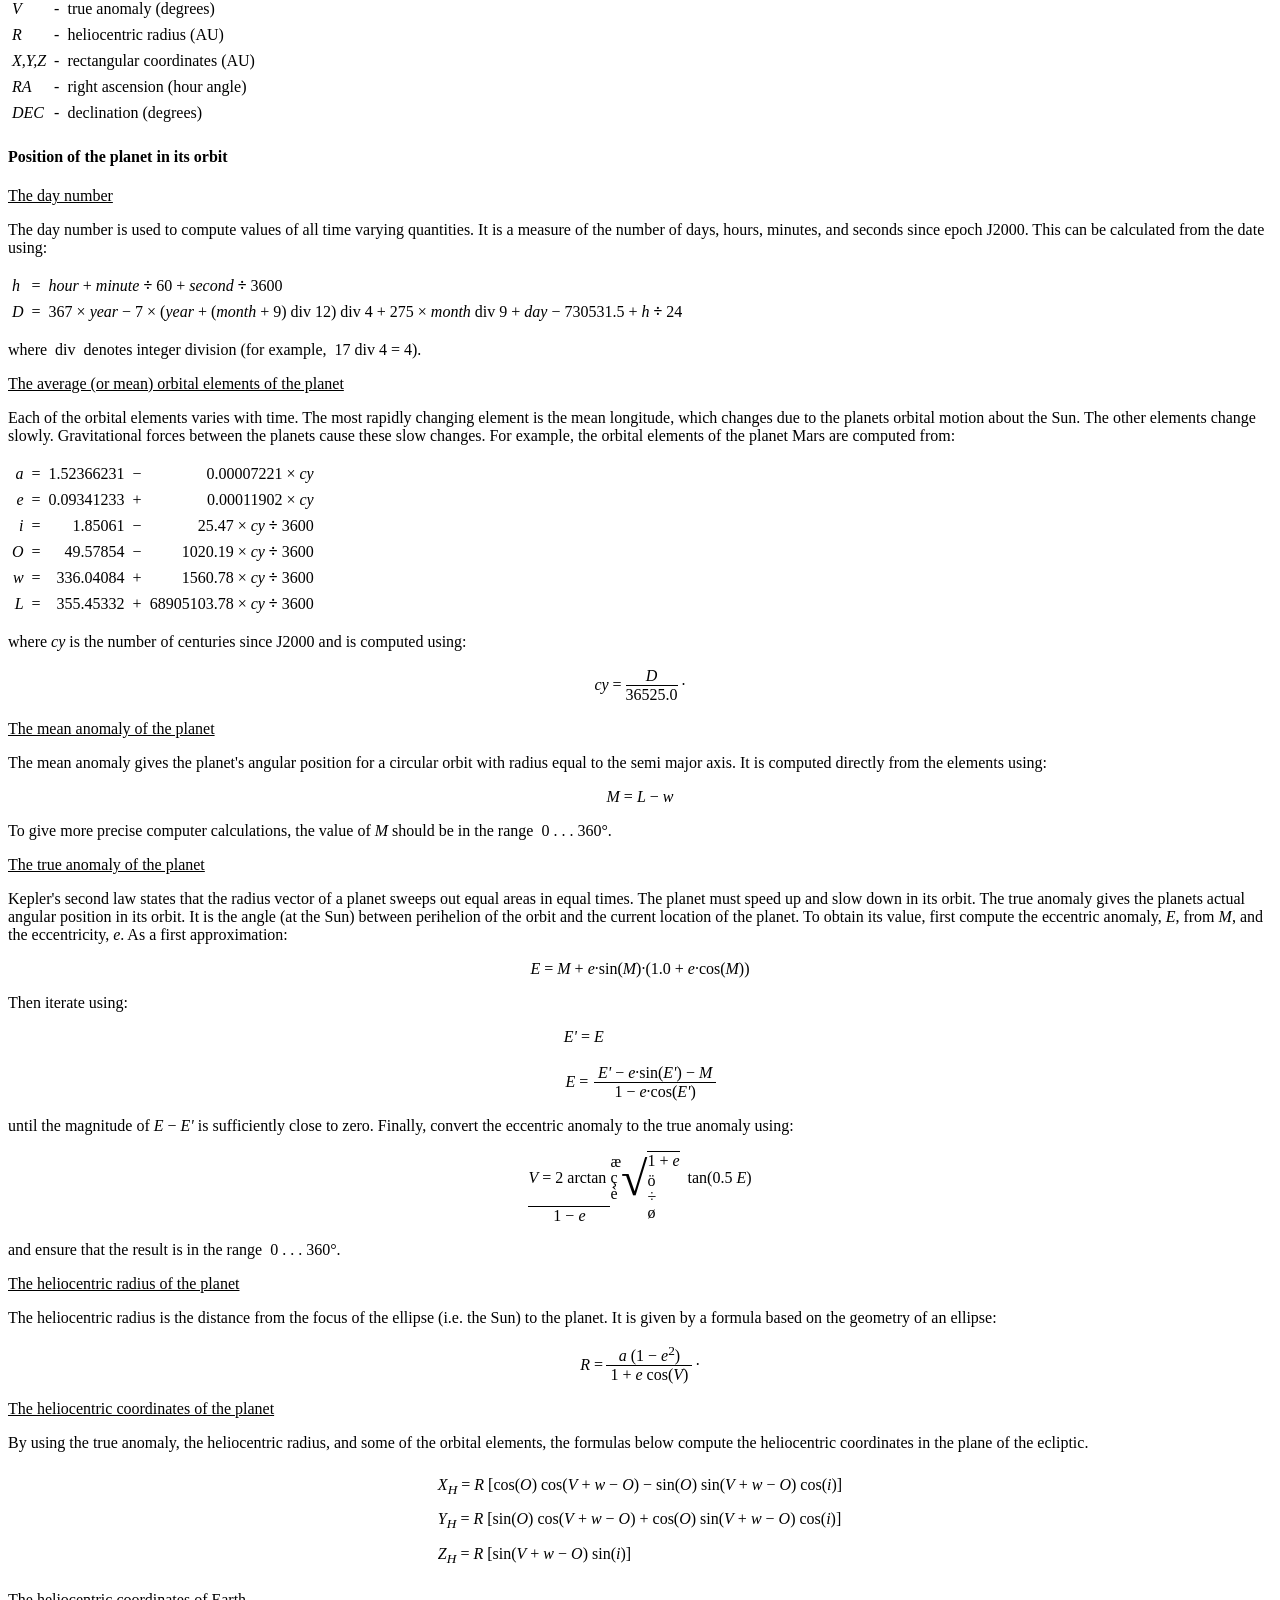
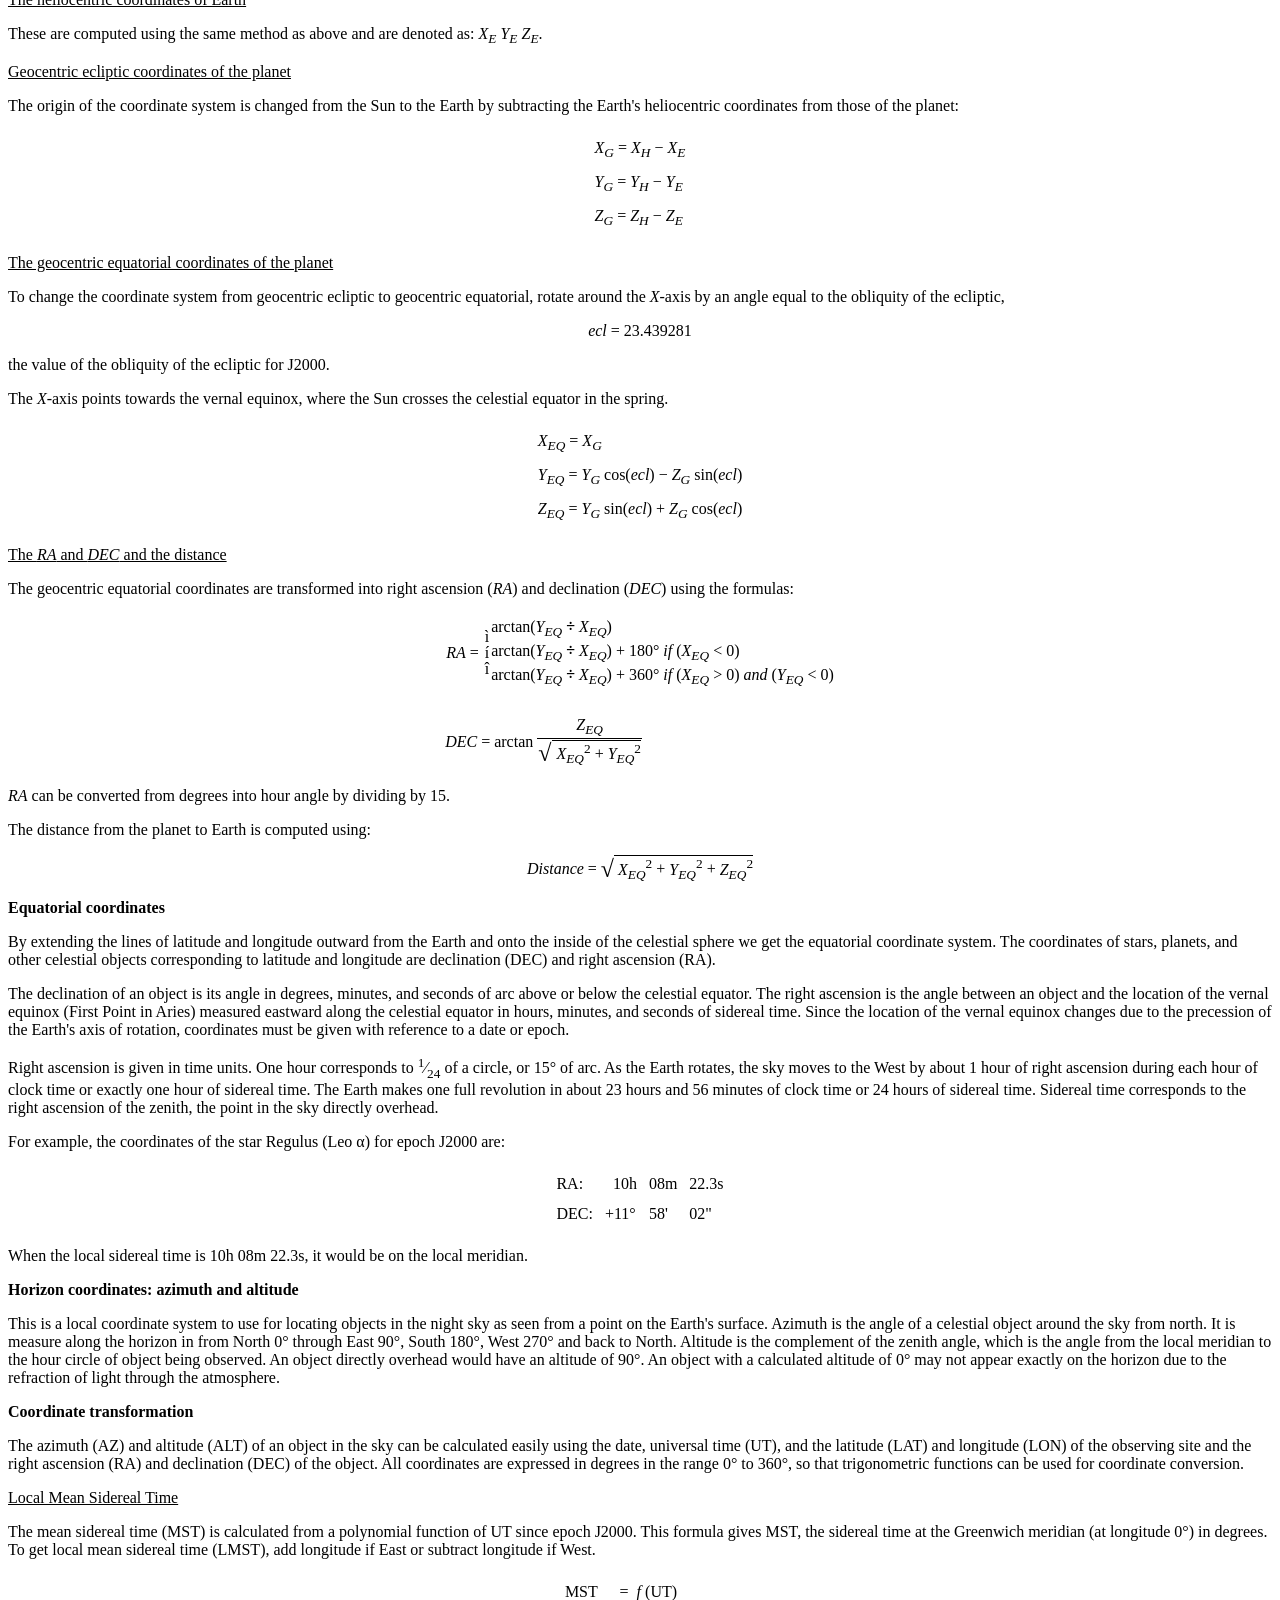
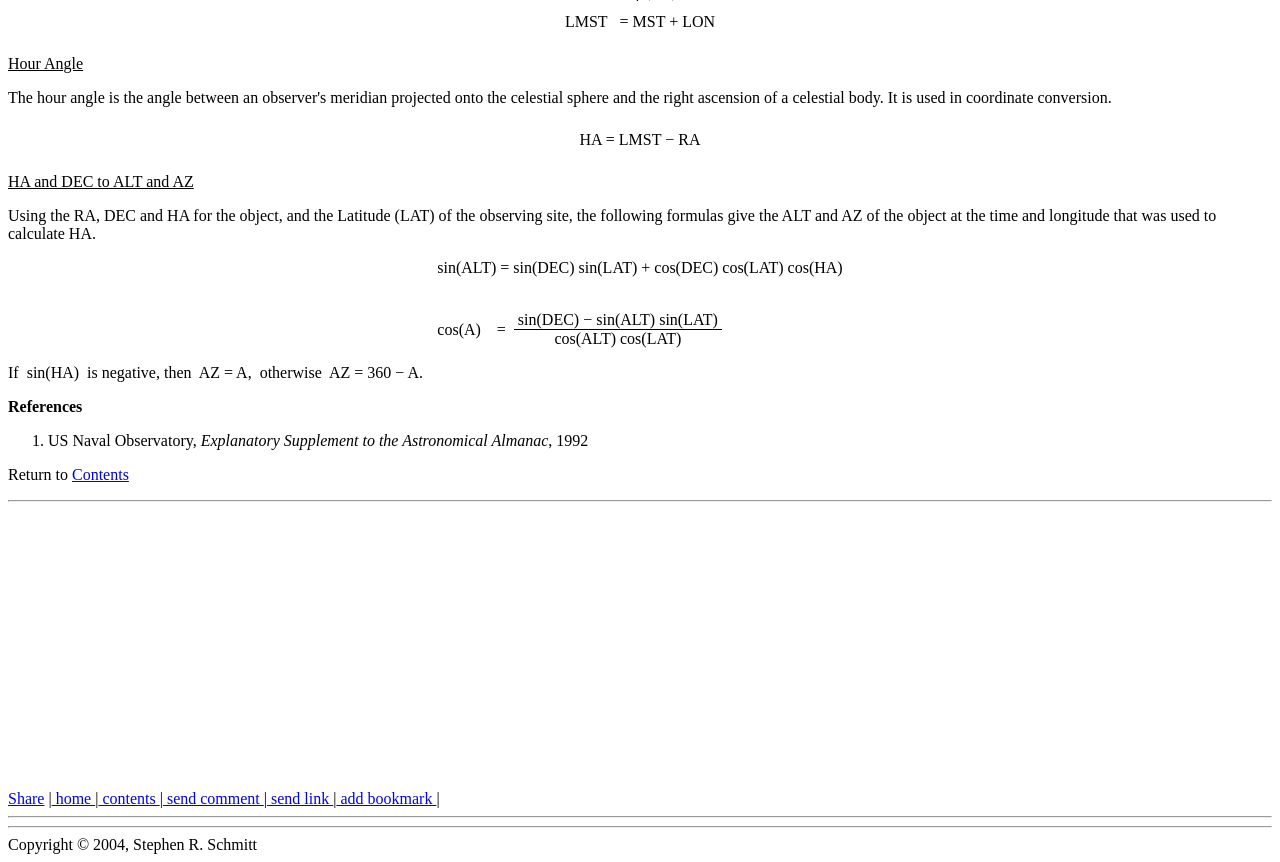
<file: _archive/planets.html>
<html>
<head>
<title>Planet orbits</title>
<link rel="stylesheet" type="text/css" href="http://abecedarical.com/standard.css" >
<SCRIPT language=JavaScript SRC="http://abecedarical.com/feedback.js" ></SCRIPT>

<script language=JavaScript>
<!-- hide
// test
function test()
{
    // Boston, MA US  42°21' N, 71°04' W

    // Latitude
    calc.lat_degrees.value = "42";
    calc.lat_minutes.value = "21";

    // Longitude
    calc.lon_degrees.value = "71";
    calc.lon_minutes.value = "04";
}

var CName = "planetorbits";

var DEGS = 180/Math.PI;                  // convert radians to degrees
var RADS = Math.PI/180;                  // convert degrees to radians
var EPS  = 1.0e-12;                      // machine error constant

// right ascension, declination coordinate structure
function coord()
{
    ra   = parseFloat("0");              // right ascension [deg]
    dec  = parseFloat("0");              // declination [deg]
    rvec = parseFloat("0");              // distance [AU]
}

// altitude, azimuth coordinate structure
function horizon()
{
    alt = parseFloat("0");               // altitude [deg]
    az  = parseFloat("0");               // azimuth [deg]
}

// orbital element structure
function elem()
{
    a = parseFloat("0");                 // semi-major axis [AU]
    e = parseFloat("0");                 // eccentricity of orbit
    i = parseFloat("0");                 // inclination of orbit [deg]
    O = parseFloat("0");                 // longitude of the ascending node [deg]
    w = parseFloat("0");                 // longitude of perihelion [deg]
    L = parseFloat("0");                 // mean longitude [deg]
}

var pname = new Array("Mercury", "Venus  ", "Sun    ",
                      "Mars   ", "Jupiter", "Saturn ",
                      "Uranus ", "Neptune", "Pluto  ");

// compute ...
function compute()
{
    var lat_degrees = parseInt(calc.lat_degrees.value, 10);
    var lat_minutes = parseInt(calc.lat_minutes.value, 10);
    var lon_degrees = parseInt(calc.lon_degrees.value, 10);
    var lon_minutes = parseInt(calc.lon_minutes.value, 10);

    var year  = parseInt(calc.year.value, 10);
    var month = parseInt(calc.month.value, 10) - 1;
    var day   = parseInt(calc.day.value, 10);
    var hour  = parseInt(calc.hour.value, 10);
    var mins  = parseInt(calc.minute.value, 10);
    var secs  = parseInt(calc.second.value, 10);

    if (isNaN(lat_degrees)||(lat_degrees < 0)||(lat_degrees >=  90)||
        isNaN(lat_minutes)||(lat_minutes < 0)||(lat_minutes >=  60)||
        isNaN(lon_degrees)||(lon_degrees < 0)||(lon_degrees >= 180)||
        isNaN(lon_minutes)||(lon_minutes < 0)||(lon_minutes >=  60))
    {
        window.alert("Invalid input!");
        return;
    }

    save_latlon();
    var lat = dms2real(lat_degrees, lat_minutes, 0);
    var lon = dms2real(lon_degrees, lon_minutes, 0);
    if (calc.south.checked == true) lat = -lat;
    if (calc.west.checked  == true) lon = -lon;

    var now   = new Date(year, month, day, hour, mins, secs);
    year  = now.getUTCFullYear();
    month = now.getUTCMonth() + 1;
    day   = now.getUTCDate();
    hour  = now.getUTCHours();
    mins  = now.getUTCMinutes();
    secs  = now.getUTCSeconds();

    // compute day number for date/time
    var dn = day_number( year, month, day, hour, mins );

    open_window("planets");

    msgWindow.document.writeln("UTC: " + month + "/" + day + "/" + year + "  " + d2(hour) + ":" + d2(mins) + ":" + d2(secs));
    msgWindow.document.writeln("  days since J2000: " + frealstr(dn, 12, 6));
    msgWindow.document.writeln("Obs: " + lat2str(lat) + "  " + lon2str(lon));
    msgWindow.document.writeln("");
    msgWindow.document.writeln("Object    RA         DEC         ALT         AZ          Distance ");
    msgWindow.document.writeln("------------------------------------------------------------------");

    var p;
    var obj = new coord();
    var h = new horizon();

    // compute location of objects
    for (p = 0; p < 9; p++)
    {
        get_coord(obj, p, dn);
        coord_to_horizon(now, obj.ra, obj.dec, lat, lon, h);

        msgWindow.document.write(pname[p] + "  ");
        msgWindow.document.write(ha2str(obj.ra) + "  ");
        msgWindow.document.write(dec2str(obj.dec) + "  ");
        msgWindow.document.write(dec2str(h.alt) + "  ");
        msgWindow.document.write(degr2str(h.az) + "  ");
        msgWindow.document.write(frealstr(obj.rvec, 9, 6));
        msgWindow.document.writeln("");
    }

    close_window();
}

// day number to/from J2000 (Jan 1.5, 2000)
function day_number( y, m, d, hour, mins )
{
    var h = hour + mins/60;
    var rv = 367*y
           - Math.floor(7*(y + Math.floor((m + 9)/12))/4)
           + Math.floor(275*m/9) + d - 730531.5 + h/24;
    return rv;
}

// compute RA, DEC, and distance of planet-p for day number-d
// result returned in structure obj in degrees and astronomical units
function get_coord( obj, p, d )
{
    var planet = new elem();
    mean_elements(planet, p, d);
    var ap = planet.a;
    var ep = planet.e;
    var ip = planet.i;
    var op = planet.O;
    var pp = planet.w;
    var lp = planet.L;

    var earth = new elem();
    mean_elements(earth, 2, d);
    var ae = earth.a;
    var ee = earth.e;
    var ie = earth.i;
    var oe = earth.O;
    var pe = earth.w;
    var le = earth.L;

    // position of Earth in its orbit
    var me = mod2pi(le - pe);
    var ve = true_anomaly(me, ee);
    var re = ae*(1 - ee*ee)/(1 + ee*Math.cos(ve));

    // heliocentric rectangular coordinates of Earth
    var xe = re*Math.cos(ve + pe);
    var ye = re*Math.sin(ve + pe);
    var ze = 0.0;

    // position of planet in its orbit
    var mp = mod2pi(lp - pp);
    var vp = true_anomaly(mp, planet.e);
    var rp = ap*(1 - ep*ep)/(1 + ep*Math.cos(vp));

    // heliocentric rectangular coordinates of planet
    var xh = rp*(Math.cos(op)*Math.cos(vp + pp - op) - Math.sin(op)*Math.sin(vp + pp - op)*Math.cos(ip));
    var yh = rp*(Math.sin(op)*Math.cos(vp + pp - op) + Math.cos(op)*Math.sin(vp + pp - op)*Math.cos(ip));
    var zh = rp*(Math.sin(vp + pp - op)*Math.sin(ip));

    if (p == 2)                          // earth --> compute sun
    {
        xh = 0;
        yh = 0;
        zh = 0;
    }

    // convert to geocentric rectangular coordinates
    var xg = xh - xe;
    var yg = yh - ye;
    var zg = zh - ze;

    // rotate around x axis from ecliptic to equatorial coords
    var ecl = 23.439281*RADS;            //value for J2000.0 frame
    var xeq = xg;
    var yeq = yg*Math.cos(ecl) - zg*Math.sin(ecl);
    var zeq = yg*Math.sin(ecl) + zg*Math.cos(ecl);

    // find the RA and DEC from the rectangular equatorial coords
    obj.ra   = mod2pi(Math.atan2(yeq, xeq))*DEGS;
    obj.dec  = Math.atan(zeq/Math.sqrt(xeq*xeq + yeq*yeq))*DEGS;
    obj.rvec = Math.sqrt(xeq*xeq + yeq*yeq + zeq*zeq);
}

// Compute the elements of the orbit for planet-i at day number-d
// result is returned in structure p
function mean_elements( p, i, d )
{
    var cy = d/36525;                    // centuries since J2000

    switch (i)
    {
    case 0: // Mercury
        p.a = 0.38709893 + 0.00000066*cy;
        p.e = 0.20563069 + 0.00002527*cy;
        p.i = ( 7.00487  -  23.51*cy/3600)*RADS;
        p.O = (48.33167  - 446.30*cy/3600)*RADS;
        p.w = (77.45645  + 573.57*cy/3600)*RADS;
        p.L = mod2pi((252.25084 + 538101628.29*cy/3600)*RADS);
        break;
    case 1: // Venus
        p.a = 0.72333199 + 0.00000092*cy;
        p.e = 0.00677323 - 0.00004938*cy;
        p.i = (  3.39471 -   2.86*cy/3600)*RADS;
        p.O = ( 76.68069 - 996.89*cy/3600)*RADS;
        p.w = (131.53298 - 108.80*cy/3600)*RADS;
        p.L = mod2pi((181.97973 + 210664136.06*cy/3600)*RADS);
        break;
    case 2: // Earth/Sun
        p.a = 1.00000011 - 0.00000005*cy;
        p.e = 0.01671022 - 0.00003804*cy;
        p.i = (  0.00005 -    46.94*cy/3600)*RADS;
        p.O = (-11.26064 - 18228.25*cy/3600)*RADS;
        p.w = (102.94719 +  1198.28*cy/3600)*RADS;
        p.L = mod2pi((100.46435 + 129597740.63*cy/3600)*RADS);
        break;
    case 3: // Mars
        p.a = 1.52366231 - 0.00007221*cy;
        p.e = 0.09341233 + 0.00011902*cy;
        p.i = (  1.85061 -   25.47*cy/3600)*RADS;
        p.O = ( 49.57854 - 1020.19*cy/3600)*RADS;
        p.w = (336.04084 + 1560.78*cy/3600)*RADS;
        p.L = mod2pi((355.45332 + 68905103.78*cy/3600)*RADS);
        break;
    case 4: // Jupiter
        p.a = 5.20336301 + 0.00060737*cy;
        p.e = 0.04839266 - 0.00012880*cy;
        p.i = (  1.30530 -    4.15*cy/3600)*RADS;
        p.O = (100.55615 + 1217.17*cy/3600)*RADS;
        p.w = ( 14.75385 +  839.93*cy/3600)*RADS;
        p.L = mod2pi((34.40438 + 10925078.35*cy/3600)*RADS);
        break;
    case 5: // Saturn
        p.a = 9.53707032 - 0.00301530*cy;
        p.e = 0.05415060 - 0.00036762*cy;
        p.i = (  2.48446 +    6.11*cy/3600)*RADS;
        p.O = (113.71504 - 1591.05*cy/3600)*RADS;
        p.w = ( 92.43194 - 1948.89*cy/3600)*RADS;
        p.L = mod2pi((49.94432 + 4401052.95*cy/3600)*RADS);
        break;
    case 6: // Uranus
        p.a = 19.19126393 + 0.00152025*cy;
        p.e =  0.04716771 - 0.00019150*cy;
        p.i = (  0.76986  -    2.09*cy/3600)*RADS;
        p.O = ( 74.22988  - 1681.40*cy/3600)*RADS;
        p.w = (170.96424  + 1312.56*cy/3600)*RADS;
        p.L = mod2pi((313.23218 + 1542547.79*cy/3600)*RADS);
        break;
    case 7: // Neptune
        p.a = 30.06896348 - 0.00125196*cy;
        p.e =  0.00858587 + 0.00002510*cy;
        p.i = (  1.76917  -   3.64*cy/3600)*RADS;
        p.O = (131.72169  - 151.25*cy/3600)*RADS;
        p.w = ( 44.97135  - 844.43*cy/3600)*RADS;
        p.L = mod2pi((304.88003 + 786449.21*cy/3600)*RADS);
        break;
    case 8: // Pluto
        p.a = 39.48168677 - 0.00076912*cy;
        p.e =  0.24880766 + 0.00006465*cy;
        p.i = ( 17.14175  +  11.07*cy/3600)*RADS;
        p.O = (110.30347  -  37.33*cy/3600)*RADS;
        p.w = (224.06676  - 132.25*cy/3600)*RADS;
        p.L = mod2pi((238.92881 + 522747.90*cy/3600)*RADS);
        break;
    default:
        window.alert("function mean_elements() failed!");
    }
}

// compute the true anomaly from mean anomaly using iteration
//  M - mean anomaly in radians
//  e - orbit eccentricity
function true_anomaly( M, e )
{
    var V, E1;

    // initial approximation of eccentric anomaly
    var E = M + e*Math.sin(M)*(1.0 + e*Math.cos(M));

    do                                   // iterate to improve accuracy
    {
        E1 = E;
        E = E1 - (E1 - e*Math.sin(E1) - M)/(1 - e*Math.cos(E1));
    }
    while (Math.abs( E - E1 ) > EPS);

    // convert eccentric anomaly to true anomaly
    V = 2*Math.atan(Math.sqrt((1 + e)/(1 - e))*Math.tan(0.5*E));

    if (V < 0) V = V + (2*Math.PI);      // modulo 2pi

    return V;
}

// converts hour angle in degrees into hour angle string
function ha2str( x )
{
    if ((x < 0)||(360 < x)) window.alert("function ha2str() range error!");

    var ra = x/15;                       // degrees to hours
    var h = Math.floor(ra);
    var m = 60*(ra - h);
    return cintstr(h, 3) + "h " + frealstr( m, 4, 1 ) + "m";
}

// converts declination angle in degrees into string
function dec2str( x )
{
    if ((x < -90)||(+90 < x)) window.alert("function dec2str() range error!");

    var dec = Math.abs(x);
    var sgn = (x < 0) ? "-" : " ";
    var d = Math.floor(dec);
    var m = 60*(dec - d);
    return sgn + cintstr(d, 2) + "° " + frealstr(m, 4, 1) + "'";
}

// return the integer part of a number
function abs_floor( x )
{
    var r;
    if (x >= 0.0) r = Math.floor(x);
    else          r = Math.ceil(x);
    return r;
}

// return an angle in the range 0 to 2pi radians
function mod2pi( x )
{
    var b = x/(2*Math.PI);
    var a = (2*Math.PI)*(b - abs_floor(b));
    if (a < 0) a = (2*Math.PI) + a;
    return a;
}

//
// compute horizon coordinates from ra, dec, lat, lon, and utc
// ra, dec, lat, lon in  degrees
// utc is a time number in seconds
//
// results returned in h : horizon record structure
//
function coord_to_horizon( utc, ra, dec, lat, lon, h )
{
    var lmst, ha, sin_alt, cos_az, alt, az;

    // compute hour angle in degrees
    ha = mean_sidereal_time(utc, lon) - ra;
    if (ha < 0) ha = ha + 360;

    // convert degrees to radians
    ha  = ha*RADS;
    dec = dec*RADS;
    lat = lat*RADS;

    // compute altitude in radians
    sin_alt = Math.sin(dec)*Math.sin(lat) + Math.cos(dec)*Math.cos(lat)*Math.cos(ha);
    alt     = Math.asin(sin_alt);

    // compute azimuth in radians
    // divide by zero error at poles or if alt = 90 deg
    cos_az = (Math.sin(dec) - Math.sin(alt)*Math.sin(lat))/(Math.cos(alt)*Math.cos(lat));
    az     = Math.acos(cos_az);

    // convert radians to degrees
    h.alt = alt*DEGS;
    h.az  = az*DEGS;

    // choose hemisphere
    if (Math.sin(ha) > 0) h.az  = 360 - h.az;
}

//
// "mean_sidereal_time" returns the Mean Sidereal Time in units of degrees.
// Use lon = 0 to get the Greenwich MST.
// East longitudes are positive; West longitudes are negative
//
// returns: time in degrees
//
function mean_sidereal_time( d, lon )
{
    var year   = d.getUTCFullYear();
    var month  = d.getUTCMonth() + 1;
    var day    = d.getUTCDate();
    var hour   = d.getUTCHours();
    var minute = d.getUTCMinutes();
    var second = d.getUTCSeconds();

    if ((month == 1)||(month == 2))
    {
        year  = year - 1;
        month = month + 12;
    }

    var a = Math.floor(year/100);
    var b = 2 - a + Math.floor(a/4);
    var c = Math.floor(365.25*year);
    var d = Math.floor(30.6001*(month + 1));

    // days since J2000.0
    var jd = b + c + d - 730550.5 + day
           + (hour + minute/60.0 + second/3600.0)/24.0;

    // julian centuries since J2000.0
    var jt = jd/36525.0;

    // mean sidereal time
    var mst = 280.46061837 + 360.98564736629*jd
            + 0.000387933*jt*jt - jt*jt*jt/38710000 + lon;

    if (mst > 0.0)
    {
        while (mst > 360.0)
            mst = mst - 360.0;
    }
    else
    {
        while (mst < 0.0)
            mst = mst + 360.0;
    }

    return mst;
}

// convert angle (deg, min, sec) to degrees as real
function dms2real( deg, min, sec )
{
    var rv;
    if (deg < 0) rv = deg - min/60 - sec/3600;
    else         rv = deg + min/60 + sec/3600;
    return rv;
}

// converts angle in degrees into string
function degr2str( x )
{
    var dec = Math.abs(x);
    var sgn = (x < 0) ? "-" : " ";
    var d = Math.floor(dec);
    var m = 60*(dec - d);
    return sgn + cintstr(d, 3) + "° " + frealstr(m, 4, 1) + "'";
}

// converts latitude in signed degrees into string
function lat2str( x )
{
    var dec = Math.abs(x);
    var sgn = (x < 0) ? " S" : " N";
    var d = Math.floor(dec);
    var m = 60*(dec - d);
    return cintstr(d, 3) + "° " + frealstr(m, 4, 1) + "'" + sgn;
}

// converts longitude in signed degrees into string
function lon2str( x )
{
    var dec = Math.abs(x);
    var sgn = (x < 0) ? " W" : " E";
    var d = Math.floor(dec);
    var m = 60*(dec - d);
    return cintstr(d, 3) + "° " + frealstr(m, 4, 1) + "'" + sgn;
}

// format two digits with leading zero if needed
function d2( n )
{
    if ((n < 0)||(99 < n)) return "xx";
    return (n < 10) ? ("0" + n) : n;
}

// UTILITY FUNCTIONS

// initialize date
function initdate()
{
    Now = new Date();
    showdate(Now);
    initdatetimegroup(Now);
    load_latlon();
}

// display the date
function showdate(d)
{
    var winter = new Date(2001, 11, 30); // for northern hemisphere
    var summer = new Date(2001,  5, 30);

    var summer_tz = summer.getTimezoneOffset();
    var winter_tz = winter.getTimezoneOffset();

    var local_dst = (summer_tz == winter_tz) ? false : true;

    if (summer_tz > winter_tz)           // in southern hemisphere
    {
        var tz = summer_tz;              // swap
        summer_tz = winter_tz;
        winter_tz = tz;
    }

    var thisday = (d.getMonth() + 1) + "/";
    thisday    += d.getDate() + "/";
    thisday    += d.getFullYear();

    if ((local_dst == true)&&(summer_tz == d.getTimezoneOffset()))
        thisday += " [DST]";

    calc.thisday.value = thisday;
}

// initialize date, time on form
function initdatetimegroup(d)
{
    calc.month.value  = d2(d.getMonth() + 1);
    calc.day.value    = d2(d.getDate());
    calc.year.value   = d.getFullYear();

    calc.hour.value   = d2(d.getHours());
    calc.minute.value = d2(d.getMinutes());
    calc.second.value = d2(d.getSeconds());
}

// change N/S flags
function north_lat()
{
    if (calc.south.checked == true)
        calc.south.checked = false;
}

// change N/S flags
function south_lat()
{
    if (calc.north.checked == true)
        calc.north.checked = false;
}

// change E/W flags
function east_lon()
{
    if (calc.west.checked == true)
        calc.west.checked = false;
}

// change E/W flags
function west_lon()
{
    if (calc.east.checked == true)
        calc.east.checked = false;
}

// save to cookie after checking for valid data
function save_latlon()
{
    var lat_deg = parseInt(calc.lat_degrees.value);
    var lat_min = parseInt(calc.lat_minutes.value);
    var lon_deg = parseInt(calc.lon_degrees.value);
    var lon_min = parseInt(calc.lon_minutes.value);

    if (isNaN(lat_deg)||(lat_deg < 0)||(lat_deg >=  90)||
        isNaN(lat_min)||(lat_min < 0)||(lat_min >=  60)||
        isNaN(lon_deg)||(lon_deg < 0)||(lon_deg >= 180)||
        isNaN(lon_min)||(lon_min < 0)||(lon_min >=  60))
    {
        return;
    }

    if (calc.south.checked == true) lat_deg = -lat_deg;
    if (calc.west.checked  == true) lon_deg = -lon_deg;
    var latlon = cintstr(lat_deg, 8) + cintstr(lat_min, 8)
               + cintstr(lon_deg, 8) + cintstr(lon_min, 8);

    setCookie(CName, latlon, 365);
}

function load_latlon()
{
    var latlon = getCookie(CName);

    if (!latlon) return;                 // no cookie

    s = latlon.substr( 0, 8);
    lat_deg = parseInt(s);

    s = latlon.substr( 8, 8);
    lat_min = parseInt(s);

    s = latlon.substr(16, 8);
    lon_deg = parseInt(s);

    s = latlon.substr(24, 8);
    lon_min = parseInt(s);

    if (lat_deg < 0)                     // south
    {
        calc.south.checked = true;
        calc.north.checked = false;
        lat_deg = -lat_deg;
    }
    else
    {
        calc.south.checked = false;
        calc.north.checked = true;
    }

    if (lon_deg < 0)                     // west
    {
        calc.west.checked = true;
        calc.east.checked = false;
        lon_deg = -lon_deg;
    }
    else
    {
        calc.west.checked = false;
        calc.east.checked = true;
    }

    calc.lat_degrees.value = lat_deg;
    calc.lat_minutes.value = lat_min;
    calc.lon_degrees.value = lon_deg;
    calc.lon_minutes.value = lon_min;
}

// format an integer
function cintstr( num, width )
{
    var str = num.toString(10);
    var len = str.length;
    var intgr = "";
    var i;

    for (i = 0; i < width - len; i++)    // append leading spaces
        intgr += ' ';

    for (i = 0; i < len; i++)            // append digits
        intgr += str.charAt(i);

    return intgr;
}

function frealstr( num, width, fract )
{
    var str = num.toFixed(fract);
    var len = str.length;
    var real = "";
    var i;

    for (i = 0; i < width - len; i++)    // append leading spaces
        real += ' ';

    for (i = 0; i < len; i++)            // append digits
        real += str.charAt(i);

    return real;
}

// opens a separate browser window
function open_window( name )
{
    msgWindow = window.open("","msgWindow","toolbar=no,status=no,menubar=yes,scrollbars=yes,width=550,height=400,resizable=yes");
    msgWindow.document.open();
    msgWindow.document.writeln("<html><head><title>" + name + "</title></head>");
    msgWindow.document.writeln("<body>");
    msgWindow.document.writeln("<pre>");
}

// closes a separate browser window
function close_window()
{
    msgWindow.document.writeln("<p>");
    msgWindow.document.writeln("All done!");
    msgWindow.document.writeln("</pre>");

//--><!--/LiveInternet-->
<!--/noindex--></center></body></html>");
    msgWindow.document.close();
}

function getCookie( cname )
{
    if (document.cookie.length > 0)
    {
        begin = document.cookie.indexOf(cname+"=");
        if (begin != -1)
        {
            begin += cname.length + 1;
            end = document.cookie.indexOf(";", begin);
            if (end == -1) end = document.cookie.length;
            return unescape(document.cookie.substring(begin, end));
        }
    }
    return null;
}

function setCookie( cname, value, days )
{
    var d = new Date();
    d.setTime(d.getTime() + (days*24*3600*1000));

    document.cookie = cname
                    + "=" + escape(value)
                    + ((days == null) ? "" : "; expires=" + d.toGMTString());
}

function delCookie( cname )
{
    if (getCookie(cname))
    {
        document.cookie = cname + "=" + "; expires=Thu, 01-Jan-70 00:00:01 GMT";
    }
}

// unhide -->
</script>
</head>
<body onLoad="initdate();">

<!--[TOP]-->
<center>
<!-- google -->
<script type="text/javascript"><!--
google_ad_client = "pub-8195248024094868";
google_ad_width = 728;
google_ad_height = 90;
google_ad_format = "728x90_as";
google_ad_channel ="";
//--></script>
<script type="text/javascript" src="http://pagead2.googlesyndication.com/pagead/show_ads.js" >
</script>
<!-- google -->
</center>
<!--[END]-->

<hr>
<script async src="//pagead2.googlesyndication.com/pagead/js/adsbygoogle.js"></script>
<!-- abecedarical.com_728_90 -->
<ins class="adsbygoogle"
     style="display:inline-block;width:728px;height:90px"
     data-ad-client="ca-pub-3632733797738400"
     data-ad-slot="9283370188"></ins>
<script>
(adsbygoogle = window.adsbygoogle || []).push({});
</script><div class="addthis_toolbox addthis_default_style">
<a href="https://www.addthis.com/bookmark.php?v=250&username=xa-4c2dcb235d3d5f6f" class="addthis_button_compact" rel="nofollow">Share</a>
|<a href="http://abecedarical.com/index.html" > home </a>
|<a href="http://abecedarical.com/javascript/scriptindex.html" > contents </a>
|<a href="#top" onClick=feedback()> send comment </a>
|<a href="#top" onClick=send_to()> send link </a>
|<a href="#top" onClick=bookmark()> add bookmark </a>|
</div>
<script type="text/javascript" src="https://s7.addthis.com/js/250/addthis_widget.js#username=xa-4c2dcb235d3d5f6f" ></script>
<hr>

<h2>Planet position calculation using mean orbital elements</h2><center><script async src="//pagead2.googlesyndication.com/pagead/js/adsbygoogle.js"></script>
<!-- abecedarical.com_336_280 -->
<ins class="adsbygoogle"
     style="display:inline-block;width:336px;height:280px"
     data-ad-client="ca-pub-3632733797738400"
     data-ad-slot="4853170588"></ins>
<script>
(adsbygoogle = window.adsbygoogle || []).push({});
</script></center>

<h4><I>by Stephen R. Schmitt</I></h4>

<center>
<form name=calc>
<table border=1 cellspacing=0 bordercolor=darkblue frame=border rules=rows>
<caption>Enter your location:</caption>
<tr><td>latitude
 <td><INPUT size=10 maxLength=20 name=lat_degrees>
 <td align=left><b>&deg; </b></td>
 <td><INPUT size=10 maxLength=20 name=lat_minutes>
 <td align=left><b>' </b></td>
 <td><input type="radio" name ="north" onClick="north_lat();" checked>North
 <td><input type="radio" name ="south" onClick="south_lat();">South
<tr><td>longitude
 <td><INPUT size=10 maxLength=20 name=lon_degrees>
 <td align=left><b>&deg; </b></td>
 <td><INPUT size=10 maxLength=20 name=lon_minutes>
 <td align=left><b>' </b></td>
 <td><input type="radio" name ="east" onClick="east_lon();">East
 <td><input type="radio" name ="west" onClick="west_lon();" checked>West
</table>
<p>
<b>today:</b> <INPUT size=20 maxLength=20 name=thisday>
<p>
<table border=1 cellspacing=0 bordercolor=darkblue frame=border rules=rows>
<caption>Enter the date and time:<br> <tt>mm/dd/yyyy hr:min:sec</tt></caption>
<tr><td><INPUT size=2 maxLength=10 name=month><td><b> / </b></td>
 <td><INPUT size=2 maxLength=10 name=day><td><b> / </b></td>
 <td><INPUT size=5 maxLength=10 name=year><td><b>&nbsp;&nbsp;&nbsp;&nbsp;</b></td>
 <td><INPUT size=2 maxLength=10 name=hour><td><b> : </b></td>
 <td><INPUT size=2 maxLength=10 name=minute><td><b> : </b></td>
 <td><INPUT size=2 maxLength=10 name=second>
</table>
</form>
<p><INPUT onclick=compute(); type=button STYLE="font-family:Courier" value="Compute">
<!-- <p><INPUT onclick=test(); type=button STYLE="font-family:Courier" value=" Test "> -->
</center>

<hr>

<h3><A name=contents>Contents</A></h3>
<ol>
<li><A href="#about">About</A>
<li><A href="#the source code">The source code</A>
<li><A href="#discussion">Discussion</A>
</ol>

<hr>

<h4>1. <A name=about>About</A></h4>

<p>This Java Script calculator computes the right ascension and declination of the sun and the planets. It transforms these coordinates into the horizon coordinates of altitude and azimuth at your location. To operate the calculator, enter the latitude and longitude of the observing site and the local date and time. The program assumes that your computer's time and zone is set correctly. Press the <B>Compute</B> button to obtain the solution. On invalid entries, a popup window will display an error message.

<p>Return to <A href="#contents">Contents</A>

<hr>

<h4>2. <A name="the source code">The source code</A></h4>

<p>The Java Script source code for this program can be viewed by using the <b>View|Source</b> command of your web browser.

<p>You may use or modify this source code in any way you find useful, provided that you agree that the author has no warranty, obligations or liability. You must determine the suitability of this source code for your use.

<p>Return to <A href="#contents">Contents</A>

<hr>

<h4>3. <A name=discussion>Discussion</A></h4>

<p><b>Mean orbital elements</b>

<p>The orbits of the major planets can be modeled as ellipses with the Sun at one focus. The effect of gravitational interactions between the planets perturbs these orbits so that an ellipse is not a exact match with a true orbit. Six numbers, the mean orbital elements, specify an elliptical orbit. Mean orbital elements average the effects of gravitational forces between planets. Calculation of a planets position based on these mean elements can be inaccurate by a few minutes of arc.

<p>The position of a planet (the word originally meant wandering star) varies with time. The daily motion changes the mean longitude by the average number of degrees the planet moves in one (mean solar) day. The other elements change slowly with time. They are modeled using power series expansions of centuries from some fundamental epoch. Here, we use the elements with their linear rates of change from the epoch J2000 (12:00 UT, Jan 1, 2000).
<p>&nsp;</p>
<p>From http://www.met.rdg.ac.uk/~ross/Astronomy/Planets.html</p>
<p>&nbsp;</p>
<TABLE BORDER=0 CELLPADDING=4 CELLSPACING=0 BGCOLOR="#FFFFCC">
<TR ALIGN=center>
<TD>Planet<BR>(mean)</TD><TD>a<BR>AU</TD><TD>e<BR>&nbsp;</TD>
<TD>i<BR>deg</TD><TD>Omega<BR>deg</TD><TD>~omega<BR>deg</TD><TD>L<BR>deg</TD>
</TR><TR>
<TD COLSPAN=7><HR NOSHADE></TD>
</TR><TR ALIGN=right BGCOLOR="#FFCC99">
<TD ALIGN=left>Mercury</TD><TD>0.38709893</TD><TD>0.20563069</TD>
<TD>7.00487</TD><TD>48.33167</TD><TD>77.45645</TD><TD>252.25084</TD>
</TR><TR ALIGN=right>
<TD ALIGN=left>Venus</TD><TD>0.72333199</TD><TD>0.00677323</TD>
<TD>3.39471</TD><TD>76.68069</TD><TD>131.53298</TD><TD>181.97973</TD>
</TR><TR ALIGN=right BGCOLOR="#FFCC99">
<TD ALIGN=left>Earth</TD><TD>1.00000011</TD><TD>0.01671022</TD>
<TD>0.00005</TD><TD>-11.26064</TD><TD>102.94719</TD><TD>100.46435</TD>
</TR><TR ALIGN=right>
<TD ALIGN=left>Mars</TD><TD>1.52366231</TD><TD>0.09341233</TD>
<TD>1.85061</TD><TD>49.57854</TD><TD>336.04084</TD><TD>355.45332</TD>
</TR><TR ALIGN=right BGCOLOR="#FFCC99">
<TD ALIGN=left>Jupiter</TD><TD>5.20336301</TD><TD>0.04839266</TD>
<TD>1.30530</TD><TD>100.55615</TD><TD>14.75385</TD><TD>34.40438</TD>
</TR><TR ALIGN=right>
<TD ALIGN=left>Saturn</TD><TD>9.53707032</TD><TD>0.05415060</TD>
<TD>2.48446</TD><TD>113.71504</TD><TD>92.43194</TD><TD>49.94432</TD>
</TR><TR ALIGN=right BGCOLOR="#FFCC99">
<TD ALIGN=left>Uranus</TD><TD>19.19126393</TD><TD>0.04716771</TD>
<TD>0.76986</TD><TD>74.22988</TD><TD>170.96424</TD><TD>313.23218</TD>
</TR><TR ALIGN=right>
<TD ALIGN=left>Neptune</TD><TD>30.06896348</TD><TD>0.00858587</TD>
<TD>1.76917</TD><TD>131.72169</TD><TD>44.97135</TD><TD>304.88003</TD>
</TR><TR ALIGN=right BGCOLOR="#FFCC99">
<TD ALIGN=left>Pluto</TD><TD>39.48168677</TD><TD>0.24880766</TD>
<TD>17.14175</TD><TD>110.30347</TD><TD>224.06676</TD><TD>238.92881</TD>
</TR><TR ALIGN=right>
<TD COLSPAN=7><HR NOSHADE></TD>
</TR>
</TABLE>
</TD></TR>
</TABLE>

<P><A NAME=rates></A>
<TABLE BORDER=0 CELLPADDING=0 CELLSPACING=0>
<TR ALIGN=center><TD><B>Planetary Orbital Element Centennial Rates</B><BR>
(<A HREF="#elems">for the mean elements given above</A>)</TD></TR>
<TR><TD>
<TABLE BORDER=0 CELLPADDING=4 CELLSPACING=0 BGCOLOR="#FFFFCC">
<TR ALIGN=center>
<TD>Planet<BR>(rate)</TD><TD>a<BR>AU/Cy</TD><TD>e<BR>/Cy</TD>
 <TD>i<BR>"/Cy</TD><TD>Omega<BR>"/Cy</TD><TD>~omega<BR>"/Cy</TD>
 <TD>L<BR>"/Cy</TD>
</TR><TR>
<TD COLSPAN=7><HR NOSHADE></TD>
</TR><TR ALIGN=right BGCOLOR="#FFCC99">
<TD ALIGN=left>Mercury</TD><TD>0.00000066</TD><TD>0.00002527</TD>
 <TD>-23.51</TD><TD>-446.30</TD><TD>573.57</TD><TD>538101628.29</TD>
</TR><TR ALIGN=right>
<TD ALIGN=left>Venus</TD><TD>0.00000092</TD><TD>-0.00004938</TD>
 <TD>-2.86</TD><TD>-996.89</TD><TD>-108.80</TD><TD>210664136.06</TD>
</TR><TR ALIGN=right BGCOLOR="#FFCC99">
<TD ALIGN=left>Earth</TD><TD>-0.00000005</TD><TD>-0.00003804</TD>
 <TD>-46.94</TD><TD>-18228.25</TD><TD>1198.28</TD><TD>129597740.63</TD>
</TR><TR ALIGN=right>
<TD ALIGN=left>Mars</TD><TD>-0.00007221</TD><TD>0.00011902</TD>
 <TD>-25.47</TD><TD>-1020.19</TD><TD>1560.78</TD><TD>68905103.78</TD>
</TR><TR ALIGN=right BGCOLOR="#FFCC99">
<TD ALIGN=left>Jupiter</TD><TD>0.00060737</TD><TD>-0.00012880</TD>
 <TD>-4.15</TD><TD>1217.17</TD><TD>839.93</TD><TD>10925078.35</TD>
</TR><TR ALIGN=right>
<TD ALIGN=left>Saturn</TD><TD>-0.00301530</TD><TD>-0.00036762</TD>
 <TD>6.11</TD><TD>-1591.05</TD><TD>-1948.89</TD><TD>4401052.95</TD>
</TR><TR ALIGN=right BGCOLOR="#FFCC99">
<TD ALIGN=left>Uranus</TD><TD>0.00152025</TD><TD>-0.00019150</TD>
 <TD>-2.09</TD><TD>-1681.40</TD><TD>1312.56</TD><TD>1542547.79</TD>
</TR><TR ALIGN=right>
<TD ALIGN=left>Neptune</TD><TD>-0.00125196</TD><TD>0.0000251</TD>
 <TD>-3.64</TD><TD>-151.25</TD><TD>-844.43</TD><TD>786449.21</TD>
</TR><TR ALIGN=right BGCOLOR="#FFCC99">
<TD ALIGN=left>Pluto</TD><TD>-0.00076912</TD><TD>0.00006465</TD>
 <TD>11.07</TD><TD>-37.33</TD><TD>-132.25</TD><TD>522747.90</TD>
</TR><TR ALIGN=right>
<TD COLSPAN=7><HR NOSHADE></TD>
</TR>
</TABLE>
</TD></TR>
</TABLE>

<P>
<B>Legend</B>:
<PRE>
  "     arcseconds
  Cy    Julian century
  a     semi-major axis
  e     eccentricity
  i     inclination
 Omega  longitude of the ascending node
~omega  longitude of perihelion
  L     mean longitude
</PRE>

<HR>

<p>Planet positions are computed in the Equatorial coordinate system as right ascension (RA) and declination (DEC). These give the coordinates of the planet with respect to the fixed stars. The origin for RA is the vernal equinox. Because the orientation of the Earth's axis is changing slowly with time, celestial coordinates must always be referred to an epoch, or date. By using orbital elements referred to epoch J2000, the orbits of the planets are described in a coordinate system that is based on the position the vernal equinox will have at J2000. The effect of nutation (the Earth's axis is nodding) is ignored since positions are relative to the mean ecliptic of J2000. The aberration effect caused by the finite speed of light is also ignored.

<h3>Computation steps</h3>

<p> The main steps in calculating the RA and DEC of a planet from the mean elements are:

<ol>
<li>Find the day number or time since the date of the elements
<li>Find the average (or mean) orbital elements of the planet
<li>Find the true anomaly, the angle to the planet from perihelion<br>(helio means Sun)
<li>Find the heliocentric radius, distance to planet from sun
<li>Find the heliocentric ecliptic rectangular coordinates of the planet
<li>Find the heliocentric ecliptic rectangular coordinates of the Earth
<li>Transform the heliocentric coordinates to geocentric coordinates<br>(geo means Earth)
<li>Transform the geocentric ecliptic coordinates to equatorial coordinates
<li>Calculate the RA and DEC and the distance to the planet from Earth
</ol>

<h4>Notation</h4>

<p><u>Elements</u>

<p><table cellpadding="4" cellspacing="0">
<tr><td nowrap="nowrap" valign="top"><i>i</i> <td valign="top">- <td>inclination (degrees), angle between the plane of the ecliptic (the plane of Earth's orbit about the Sun) and the plane of the planets orbit
<tr><td nowrap="nowrap" valign="top"><i>O</i> <td valign="top">- <td>longitude of ascending node (degrees), the position in the orbit where the elliptical path of the planet passes through the plane of the ecliptic, from below the plane to above the plane
<tr><td nowrap="nowrap" valign="top"><i>w</i> <td valign="top">- <td>longitude of perihelion (degrees), the position in the orbit where the planet is closest to the Sun
<tr><td nowrap="nowrap" valign="top"><i>a</i> <td valign="top">- <td>mean distance (AU), the value of the semi-major axis of the orbit (AU - Astronomical Unit - average Sun to Earth distance)
<tr><td nowrap="nowrap" valign="top"><i>e</i> <td valign="top">- <td>eccentricity of the ellipse which describes the orbit (dimensionless)
<tr><td nowrap="nowrap" valign="top"><i>L</i> <td valign="top">- <td>mean longitude (degrees), the position of the planet in the orbit
</table>

<p><u>Calculated quantities</u>

<p><table cellpadding="4" cellspacing="0">
<tr><td nowrap="nowrap" valign="top"><i>M</i> <td>- <td>mean anomaly (degrees)
<tr><td nowrap="nowrap" valign="top"><i>V</i> <td>- <td>true anomaly (degrees)
<tr><td nowrap="nowrap" valign="top"><i>R</i> <td>- <td>heliocentric radius (AU)
<tr><td nowrap="nowrap" valign="top"><i>X,Y,Z</i> <td>- <td>rectangular coordinates (AU)
<tr><td nowrap="nowrap" valign="top"><i>RA</i> <td>- <td>right ascension (hour angle)
<tr><td nowrap="nowrap" valign="top"><i>DEC</i> <td>- <td>declination (degrees)
</table>

<h4>Position of the planet in its orbit</h4>

<p><u>The day number</u>

<p>The day number is used to compute values of all time varying quantities. It is a measure of the number of days, hours, minutes, and seconds since epoch J2000. This can be calculated from the date using:

<p><table cellpadding="4" cellspacing="0">
<tr>
 <td nowrap="nowrap"><i>h</i>
 <td nowrap="nowrap">=
 <td nowrap="nowrap"><i>hour</i> + <i>minute</i> <b>&divide;</b> 60 + <i>second</i> <b>&divide;</b> 3600
<tr>
 <td nowrap="nowrap"><i>D</i>
 <td nowrap="nowrap">=
 <td nowrap="nowrap">367 &times; <i>year</i> &minus; 7 &times; (<i>year</i> + (<i>month</i> + 9) div 12) div 4 + 275 &times; <i>month</i> div 9 + <i>day</i> &minus; 730531.5 + <i>h</i> <b>&divide;</b> 24
</table>

<p>where &nbsp;div&nbsp; denotes integer division (for example, &nbsp;17 div 4 = 4).

<p><u>The average (or mean) orbital elements of the planet</u>

<p>Each of the orbital elements varies with time. The most rapidly changing element is the mean longitude, which changes due to the planets orbital motion about the Sun. The other elements change slowly. Gravitational forces between the planets cause these slow changes. For example, the orbital elements of the planet Mars are computed from:

<p><table cellpadding="4" cellspacing="0">
<tr align="right"><td nowrap="nowrap"><i>a</i>
 <td nowrap="nowrap">=
 <td nowrap="nowrap">1.52366231
 <td nowrap="nowrap">&minus;
 <td nowrap="nowrap">0.00007221 &times; <i>cy</i>
<tr align="right"><td nowrap="nowrap"><i>e</i>
 <td nowrap="nowrap">=
 <td nowrap="nowrap">0.09341233
 <td nowrap="nowrap">+
 <td nowrap="nowrap">0.00011902 &times; <i>cy</i>
<tr align="right"><td nowrap="nowrap"><i>i</i>
 <td nowrap="nowrap">=
 <td nowrap="nowrap">1.85061
 <td nowrap="nowrap">&minus;
 <td nowrap="nowrap">25.47 &times; <i>cy</i> <b>&divide;</b> 3600
<tr align="right"><td nowrap="nowrap"><i>O</i>
 <td nowrap="nowrap">=
 <td nowrap="nowrap">49.57854
 <td nowrap="nowrap">&minus;
 <td nowrap="nowrap">1020.19 &times; <i>cy</i> <b>&divide;</b> 3600
<tr align="right"><td nowrap="nowrap"><i>w</i>
 <td nowrap="nowrap">=
 <td nowrap="nowrap">336.04084
 <td nowrap="nowrap">+
 <td nowrap="nowrap">1560.78 &times; <i>cy</i> <b>&divide;</b> 3600
<tr align="right"><td nowrap="nowrap"><i>L</i>
 <td nowrap="nowrap">=
 <td nowrap="nowrap">355.45332
 <td nowrap="nowrap">+
 <td nowrap="nowrap">68905103.78 &times; <i>cy</i> <b>&divide;</b> 3600
</table>

<p>where <i>cy</i> is the number of centuries since J2000 and is computed using:

<p><table align="center" cellpadding="0" cellspacing="0">
<tr align="center">
 <td rowspan="2" nowrap="nowrap"><i>cy</i> =&nbsp;</td>
 <td nowrap="nowrap"><i>D</i></td>
 <td rowspan="2" nowrap="nowrap">&nbsp;&middot;</td>
</tr>
<tr align="center">
 <td style="border-top:solid 1px black;" nowrap="nowrap">36525.0</td>
</tr>
</table>

<p><u>The mean anomaly of the planet</u>

<p>The mean anomaly gives the planet's angular position for a circular orbit with radius equal to the semi major axis. It is computed directly from the elements using:

<p><table align="center" cellpadding="0" cellspacing="0">
<tr align="center">
 <td nowrap="nowrap"><i>M</i> = <i>L</i> &minus; <i>w</i></td>
</tr>
</table>

<p>To give more precise computer calculations, the value of <i>M</i> should be in the range &nbsp;0 . . . 360&deg;.

<p><u>The true anomaly of the planet</u>

<p>Kepler's second law states that the radius vector of a planet sweeps out equal areas in equal times. The planet must speed up and slow down in its orbit. The true anomaly gives the planets actual angular position in its orbit. It is the angle (at the Sun) between perihelion of the orbit and the current location of the planet. To obtain its value, first compute the eccentric anomaly, <i>E</i>, from <i>M</i>, and the eccentricity, <i>e</i>. As a first approximation:

<p><table align="center" cellpadding="0" cellspacing="0">
<tr align="center">
 <td nowrap="nowrap"><i>E</i> = <i>M</i> + <i>e</i>&middot;sin(<i>M</i>)&middot;(1.0 + <i>e</i>&middot;cos(<i>M</i>))</td>
</tr>
</table>

<p>Then iterate using:

<p><table align="center" cellpadding="0" cellspacing="0">
<tr><td nowrap="nowrap"><i>E'</i> =&nbsp;</td><td><i>E</i></td></tr>
<tr align="center"><td>&nbsp;</td></tr>
<tr align="center">
 <td rowspan="2" nowrap="nowrap"><i>E</i> =&nbsp;</td>
 <td nowrap="nowrap">&nbsp;<i>E'</i> &minus; <i>e</i>&middot;sin(<i>E'</i>) &minus; <i>M</i>&nbsp;</td>
</tr>
<tr align="center">
 <td style="border-top:solid 1px black;" nowrap="nowrap">&nbsp;1 &minus; <i>e</i>&middot;cos(<i>E'</i>)&nbsp;</td>
</tr>
</table>

<p>until the magnitude of <i>E</i> &minus; <i>E'</i> is sufficiently close to zero. Finally, convert the eccentric anomaly to the true anomaly using:

<p><table align="center" cellpadding="0" cellspacing="0">
<tr>
 <td rowspan="2" nowrap="nowrap" align="right"><i>V</i> = 2 arctan&nbsp;</td>
 <td rowspan="2" style="line-height: 100%;"><font face=symbol>&#xE6;<br>&#xE7;<br>&#xE8;</font></td>
 <td rowspan="2" nowrap="nowrap" align="right"><span style="font-size: 300%;">&radic;</span></td>
 <td style="border-top:solid 1px black;" nowrap="nowrap" align="center">1 + <i>e</i></td>
 <td rowspan="2" nowrap="nowrap">&nbsp; tan(0.5 <i>E</i>)<td></tr>
 <td rowspan="2" style="line-height: 100%;"><font face=symbol>&#xF6;<br>&#xF7;<br>&#xF8;</font></td>
<tr>
 <td style="border-top:solid 1px black;" nowrap="nowrap" align="center">1 &minus; <i>e</i></td>
</tr>
</table>

<p>and ensure that the result is in the range &nbsp;0 . . . 360&deg;.

<p><u>The heliocentric radius of the planet</u>

<p>The heliocentric radius is the distance from the focus of the ellipse (i.e. the Sun) to the planet. It is given by a formula based on the geometry of an ellipse:

<p><table align="center" cellpadding="0" cellspacing="0">
<tr align="center">
 <td rowspan="2" nowrap="nowrap"><i>R</i> =<sup>&nbsp;</sup></td>
 <td nowrap="nowrap"><i>a</i> (1 &minus; <i>e</i><sup>2</sup>)</td>
 <td rowspan="2" nowrap="nowrap"><sup>&nbsp;</sup>&middot;</td>
</tr>
<tr align="center">
 <td style="border-top:solid 1px black;" nowrap="nowrap">&nbsp;1 + <i>e</i> cos(<i>V</i>)&nbsp;</td>
</tr>
</table>

<p><u>The heliocentric coordinates of the planet</u>

<p>By using the true anomaly, the heliocentric radius, and some of the orbital elements, the formulas below compute the heliocentric coordinates in the plane of the ecliptic.

<p><table align="center" cellpadding="4" cellspacing="4">
<tr><td nowrap="nowrap"><i>X<sub>H</sub></i> = <i>R</i> [cos(<i>O</i>) cos(<i>V</i> + <i>w</i> &minus; <i>O</i>) &minus; sin(<i>O</i>) sin(<i>V</i> + <i>w</i> &minus; <i>O</i>) cos(<i>i</i>)]
<tr><td nowrap="nowrap"><i>Y<sub>H</sub></i> = <i>R</i> [sin(<i>O</i>) cos(<i>V</i> + <i>w</i> &minus; <i>O</i>) + cos(<i>O</i>) sin(<i>V</i> + <i>w</i> &minus; <i>O</i>) cos(<i>i</i>)]
<tr><td nowrap="nowrap"><i>Z<sub>H</sub></i> = <i>R</i> [sin(<i>V</i> + <i>w</i> &minus; <i>O</i>) sin(<i>i</i>)]
</table>

<p><u>The heliocentric coordinates of Earth</u>

<p>These are computed using the same method as above and are denoted as: <i>X<sub>E</sub> Y<sub>E</sub> Z<sub>E</sub></i>.

<p><u>Geocentric ecliptic coordinates of the planet</u>

<p>The origin of the coordinate system is changed from the Sun to the Earth by subtracting the Earth's heliocentric coordinates from those of the planet:

<p><table align="center" cellpadding="4" cellspacing="4">
<tr><td nowrap="nowrap"><i>X<sub>G</sub></i> = <i>X<sub>H</sub></i> &minus; <i>X<sub>E</sub></i>
<tr><td nowrap="nowrap"><i>Y<sub>G</sub></i> = <i>Y<sub>H</sub></i> &minus; <i>Y<sub>E</sub></i>
<tr><td nowrap="nowrap"><i>Z<sub>G</sub></i> = <i>Z<sub>H</sub></i> &minus; <i>Z<sub>E</sub></i>
</table>

<p><u>The geocentric equatorial coordinates of the planet</u>

<p>To change the coordinate system from geocentric ecliptic to geocentric equatorial, rotate around the <i>X</i>-axis by an angle equal to the obliquity of the ecliptic,

<p><table align="center" cellpadding="0" cellspacing="0">
<tr><td nowrap="nowrap"><i>ecl</i> = 23.439281</i>
</table>

<p>the value of the obliquity of the ecliptic for J2000.

<p>The <i>X</i>-axis points towards the vernal equinox, where the Sun crosses the celestial equator in the spring.

<p><table align="center" cellpadding="4" cellspacing="4">
<tr><td nowrap="nowrap"><i>X<sub>EQ</sub></i> = <i>X<sub>G</sub></i>
<tr><td nowrap="nowrap"><i>Y<sub>EQ</sub></i> = <i>Y<sub>G</sub></i> cos(<i>ecl</i>) &minus; <i>Z<sub>G</sub></i> sin(<i>ecl</i>)
<tr><td nowrap="nowrap"><i>Z<sub>EQ</sub></i> = <i>Y<sub>G</sub></i> sin(<i>ecl</i>) + <i>Z<sub>G</sub></i> cos(<i>ecl</i>)
</table>

<p><u>The <i>RA</i> and <i>DEC</i> and the distance</u>

<p>The geocentric equatorial coordinates are transformed into right ascension (<i>RA</i>) and declination (<i>DEC</i>) using the formulas:

<p><table align="center">
 <tr><td><table cellpadding="1" cellspacing="0">
 <tr>
 <td rowspan="3" nowrap="nowrap"><i>RA</i> =&nbsp;</td>
 <td rowspan="3" style="line-height: 100%;"><font face=symbol>&#xEC;<br>&#xED;<br>&#xEE;</font></td>
 <td nowrap="nowrap">arctan(<i>Y<sub>EQ</sub></i> <b>&divide;</b> <i>X<sub>EQ</sub></i>)</td></tr>
 <tr><td nowrap="nowrap">arctan(<i>Y<sub>EQ</sub></i> <b>&divide;</b> <i>X<sub>EQ</sub></i>) + 180° <i>if</i> (<i>X<sub>EQ</sub></i> < 0)</i></td></tr>
 <tr><td nowrap="nowrap">arctan(<i>Y<sub>EQ</sub></i> <b>&divide;</b> <i>X<sub>EQ</sub></i>) + 360° <i>if</i> (<i>X<sub>EQ</sub></i> > 0) <i>and</i> (<i>Y<sub>EQ</sub></i> < 0)</i></td></tr>
 </table></td></tr>
 <tr><td>&nbsp;</td></tr>
 <tr><td><table cellpadding="0" cellspacing="0">
 <tr align="center">
 <td rowspan="2" nowrap="nowrap"><i>DEC</i> = arctan&nbsp;</td>
 <td nowrap="nowrap"><i>Z<sub>EQ</sub></i></td>
 </tr>
 <tr align="center">
 <td style="border-top:solid 1px black;" nowrap="nowrap"><table cellpadding="0" cellspacing="1">
 <tr>
 <td nowrap="nowrap" align="right"><span style="font-size: 150%;">&radic;</span></td>
 <td style="border-top:solid 1px black;" nowrap="nowrap">&nbsp;<i>X<sub>EQ</sub></i><sup>2</sup> + <i>Y<sub>EQ</sub></i><sup>2</sup></td>
 </tr>
 </table></td>
</tr>
</table></td></tr>
</table>

<p><i>RA</i> can be converted from degrees into hour angle by dividing by 15.

<p>The distance from the planet to Earth is computed using:

<p><table align="center" cellpadding="0" cellspacing="0">
<tr>
 <td nowrap="nowrap" align="right"><i>Distance</i> =&nbsp;</td>
 <td nowrap="nowrap" align="right"><span style="font-size: 150%;">&radic;</span></td>
 <td style="border-top:solid 1px black;" nowrap="nowrap">&nbsp;<i>X<sub>EQ</sub></i><sup>2</sup> + <i>Y<sub>EQ</sub></i><sup>2</sup> + <i>Z<sub>EQ</sub></i><sup>2</sup></td>
</tr>
</table>

<p><b>Equatorial coordinates</b>

<p>By extending the lines of latitude and longitude outward from the Earth and onto the inside of the celestial sphere we get the equatorial coordinate system. The coordinates of stars, planets, and other celestial objects corresponding to latitude and longitude are declination (DEC) and right ascension (RA).

<p>The declination of an object is its angle in degrees, minutes, and seconds of arc above or below the celestial equator. The right ascension is the angle between an object and the location of the vernal equinox (First Point in Aries) measured eastward along the celestial equator in hours, minutes, and seconds of sidereal time. Since the location of the vernal equinox changes due to the precession of the Earth's axis of rotation, coordinates must be given with reference to a date or epoch.

<p>Right ascension is given in time units. One hour corresponds to <sup>1</sup>&frasl;<sub>24</sub> of a circle, or 15° of arc. As the Earth rotates, the sky moves to the West by about 1 hour of right ascension during each hour of clock time or exactly one hour of sidereal time. The Earth makes one full revolution in about 23 hours and 56 minutes of clock time or 24 hours of sidereal time. Sidereal time corresponds to the right ascension of the zenith, the point in the sky directly overhead.

<p>For example, the coordinates of the star Regulus (Leo &alpha;) for epoch J2000 are:

<p><table align="center" cellpadding="4" cellspacing="4">
<tr><td>RA: <td>&nbsp;&nbsp;10h <td>08m <td>22.3s
<tr><td>DEC: <td>+11° <td>58' <td>02"
</table>

<p>When the local sidereal time is 10h 08m 22.3s, it would be on the local meridian.

<p><b>Horizon coordinates: azimuth and altitude</b>

<p>This is a local coordinate system to use for locating objects in the night sky as seen from a point on the Earth's surface. Azimuth is the angle of a celestial object around the sky from north. It is measure along the horizon in from North 0° through East 90°, South 180°, West 270° and back to North. Altitude is the complement of the zenith angle, which is the angle from the local meridian to the hour circle of object being observed. An object directly overhead would have an altitude of 90°. An object with a calculated altitude of 0° may not appear exactly on the horizon due to the refraction of light through the atmosphere.

<p><b>Coordinate transformation</b>

<p>The azimuth (AZ) and altitude (ALT) of an object in the sky can be calculated easily using the date, universal time (UT), and the latitude (LAT) and longitude (LON) of the observing site and the right ascension (RA) and declination (DEC) of the object. All coordinates are expressed in degrees in the range 0° to 360°, so that trigonometric functions can be used for coordinate conversion.

<p><u>Local Mean Sidereal Time</u>

<p>The mean sidereal time (MST) is calculated from a polynomial function of UT since epoch J2000. This formula gives MST, the sidereal time at the Greenwich meridian (at longitude 0°) in degrees. To get local mean sidereal time (LMST), add longitude if East or subtract longitude if West.

<p><table align="center" cellpadding="4" cellspacing="4">
<tr><td>MST <td nowrap="nowrap">= &nbsp;<i>f</i> (UT)
<tr><td>LMST <td nowrap="nowrap">= MST + LON
</table>

<p><u>Hour Angle</u>

<p>The hour angle is the angle between an observer's meridian projected onto the celestial sphere and the right ascension of a celestial body. It is used in coordinate conversion.

<p><table align="center" cellpadding="4" cellspacing="4">
<tr><td nowrap="nowrap">HA = LMST &minus; RA
</table>

<p><u>HA and DEC to ALT and AZ</u>

<p>Using the RA, DEC and HA for the object, and the Latitude (LAT) of the observing site, the following formulas give the ALT and AZ of the object at the time and longitude that was used to calculate HA.

<p><table align="center" cellpadding="0" cellspacing="0">
<tr><td><table cellpadding="0" cellspacing="0">
 <tr>
 <td nowrap="nowrap">sin(ALT) = sin(DEC) sin(LAT) + cos(DEC) cos(LAT) cos(HA)</td>
 </tr>
 </table>
<tr><td>&nbsp;
<p><table cellpadding="0" cellspacing="0">
 <tr align="center">
 <td rowspan="2" nowrap="nowrap">cos(A) &nbsp;&nbsp; = &nbsp;</td>
 <td nowrap="nowrap">&nbsp;sin(DEC) &minus; sin(ALT) sin(LAT)&nbsp;</td>
 </tr>
 <tr align="center">
 <td style="border-top:solid 1px black;" nowrap="nowrap">cos(ALT) cos(LAT)</td>
 </tr>
 </table>
</table>

<p>If &nbsp;sin(HA)&nbsp; is negative, then &nbsp;AZ = A,&nbsp; otherwise &nbsp;AZ = 360 &minus; A.

<p><b>References</b>
<ol>
<li>US Naval Observatory, <i>Explanatory Supplement to the Astronomical Almanac</i>, 1992
</ol>

<p>Return to <A href="#contents">Contents</A>

<hr>
<center><script async src="//pagead2.googlesyndication.com/pagead/js/adsbygoogle.js"></script>
<!-- abecedarical.com_336_280 -->
<ins class="adsbygoogle"
     style="display:inline-block;width:336px;height:280px"
     data-ad-client="ca-pub-3632733797738400"
     data-ad-slot="4853170588"></ins>
<script>
(adsbygoogle = window.adsbygoogle || []).push({});
</script></center><div class="addthis_toolbox addthis_default_style">
<a href="https://www.addthis.com/bookmark.php?v=250&username=xa-4c2dcb235d3d5f6f" class="addthis_button_compact" rel="nofollow">Share</a>
|<a href="http://abecedarical.com/index.html" > home </a>
|<a href="http://abecedarical.com/javascript/scriptindex.html" > contents </a>
|<a href="#top" onClick=feedback()> send comment </a>
|<a href="#top" onClick=send_to()> send link </a>
|<a href="#top" onClick=bookmark()> add bookmark </a>|
</div>
<hr>

<!--[BOTTOM]-->
<center>
<!-- google -->
<script type="text/javascript"><!--
google_ad_client = "pub-8195248024094868";
google_ad_width = 728;
google_ad_height = 90;
google_ad_format = "728x90_as";
google_ad_channel ="";
//--></script>
<script type="text/javascript" src="http://pagead2.googlesyndication.com/pagead/show_ads.js" >
</script>
<!-- google -->
</center>
<!--[END]-->

<hr>
Copyright &copy; 2004, Stephen R. Schmitt
</body>
</html>
</file>
<file: clock.css>
body { background: #fff; }
h3 { padding-top: 15px; }
.container { width:100%; height: 100%; margin: 0px;  }
#content { background: #fff; width:100%; height: 100%; margin: 20px 20px 0 0px; }
#headerArea { background: #fff; padding: 10px 20px; }
#myHeadline { color:#000; font-size: 70px; }
#dateToday { color:#000; font-family: sans-serif; }
#coords { color:#000; font-family: sans-serif; }
#clock-face {  }
#face-overlay { stroke: 2px; stroke-color:#00ff00; color: #00ff00; }

#rim {
  fill: none;
  stroke: #999;
  stroke-width: 3px;
}

.second-hand{
	stroke-width:3;
}

.minute-hand{
	stroke-width:8;
	stroke-linecap:round;
}

.hour-hand{
	stroke-width:12;
	stroke-linecap:round;
}

.hands-cover{
	stroke-width:3;
	fill:#fff;
}

.second-tick{
	stroke-width:1;
	fill:#000;
}

.hour-tick{
	stroke-width:1; //same as the miute hand
}

.second-label{
	font-size: 12px;
}

.hour-label{
	font-size: 24px;
}

svg{ color: #e1e1e1; stroke: #000; stroke-width: 1px; font-family:"HelveticaNeue-Light", "Helvetica Neue Light", "Helvetica Neue" }
#rim { }
.sun-hand { stroke-width: 20; stroke-linecap: round; stroke: #ffe100; }
.moon-hand { stroke-width: 15; stroke-linecap: round; stroke: #e1e1e1; }
.mercury-hand { stroke-width: 6; stroke-linecap: round; stroke: #8b5e3c; }
.venus-hand { stroke-width: 6; stroke-linecap: round; stroke: #fff; }
.mars-hand { stroke-width: 6; stroke-linecap: round; stroke: #be1e2d; }
.jupiter-hand { stroke-width: 6; stroke-linecap: round; stroke: #f15a29; }
.saturn-hand { stroke-width: 6; stroke-linecap: round; stroke: #f7941d; }
.uranus-hand { stroke-width: 6; stroke-linecap: round; stroke: #8dc63f; }
.neptune-hand { stroke-width: 6; stroke-linecap: round; stroke: #1c75bc; }
.pluto-hand { stroke-width: 6; stroke-linecap: round; stroke: #000; }
</file>
<file: _archive/clock.css>
body { background: #fff; }
h3 { padding-top: 15px; }
.container { width:100%; height: 100%; margin: 0px;  }
#content { background: #fff; width:100%; height: 100%; margin: 20px 20px 0 0px; }
#headerArea { background: #fff; padding: 10px 20px; }
#myHeadline { color:#000; font-size: 70px; }
#dateToday { color:#000; font-family: sans-serif; }
#coords { color:#000; font-family: sans-serif; }
#clock-face {  }
#face-overlay { stroke: 2px; stroke-color:#00ff00; color: #00ff00; }

#rim {
  fill: none;
  stroke: #999;
  stroke-width: 3px;
}

.second-hand{
	stroke-width:3;
}

.minute-hand{
	stroke-width:8;
	stroke-linecap:round;
}

.hour-hand{
	stroke-width:12;
	stroke-linecap:round;
}

.hands-cover{
	stroke-width:3;
	fill:#fff;
}

.second-tick{
	stroke-width:1;
	fill:#000;
}

.hour-tick{
	stroke-width:1; //same as the miute hand
}

.second-label{
	font-size: 12px;
}

.hour-label{
	font-size: 24px;
}

svg{ color: #e1e1e1; stroke: #000; stroke-width: 1px; font-family:"HelveticaNeue-Light", "Helvetica Neue Light", "Helvetica Neue" }
#rim { }
.sun-hand { stroke-width: 20; stroke-linecap: round; stroke: #ffe100; }
.moon-hand { stroke-width: 15; stroke-linecap: round; stroke: #e1e1e1; }
.mercury-hand { stroke-width: 6; stroke-linecap: round; stroke: #8b5e3c; }
.venus-hand { stroke-width: 6; stroke-linecap: round; stroke: #fff; }
.mars-hand { stroke-width: 6; stroke-linecap: round; stroke: #be1e2d; }
.jupiter-hand { stroke-width: 6; stroke-linecap: round; stroke: #f15a29; }
.saturn-hand { stroke-width: 6; stroke-linecap: round; stroke: #f7941d; }
.uranus-hand { stroke-width: 6; stroke-linecap: round; stroke: #8dc63f; }
.neptune-hand { stroke-width: 6; stroke-linecap: round; stroke: #1c75bc; }
.pluto-hand { stroke-width: 6; stroke-linecap: round; stroke: #000; }
</file>
